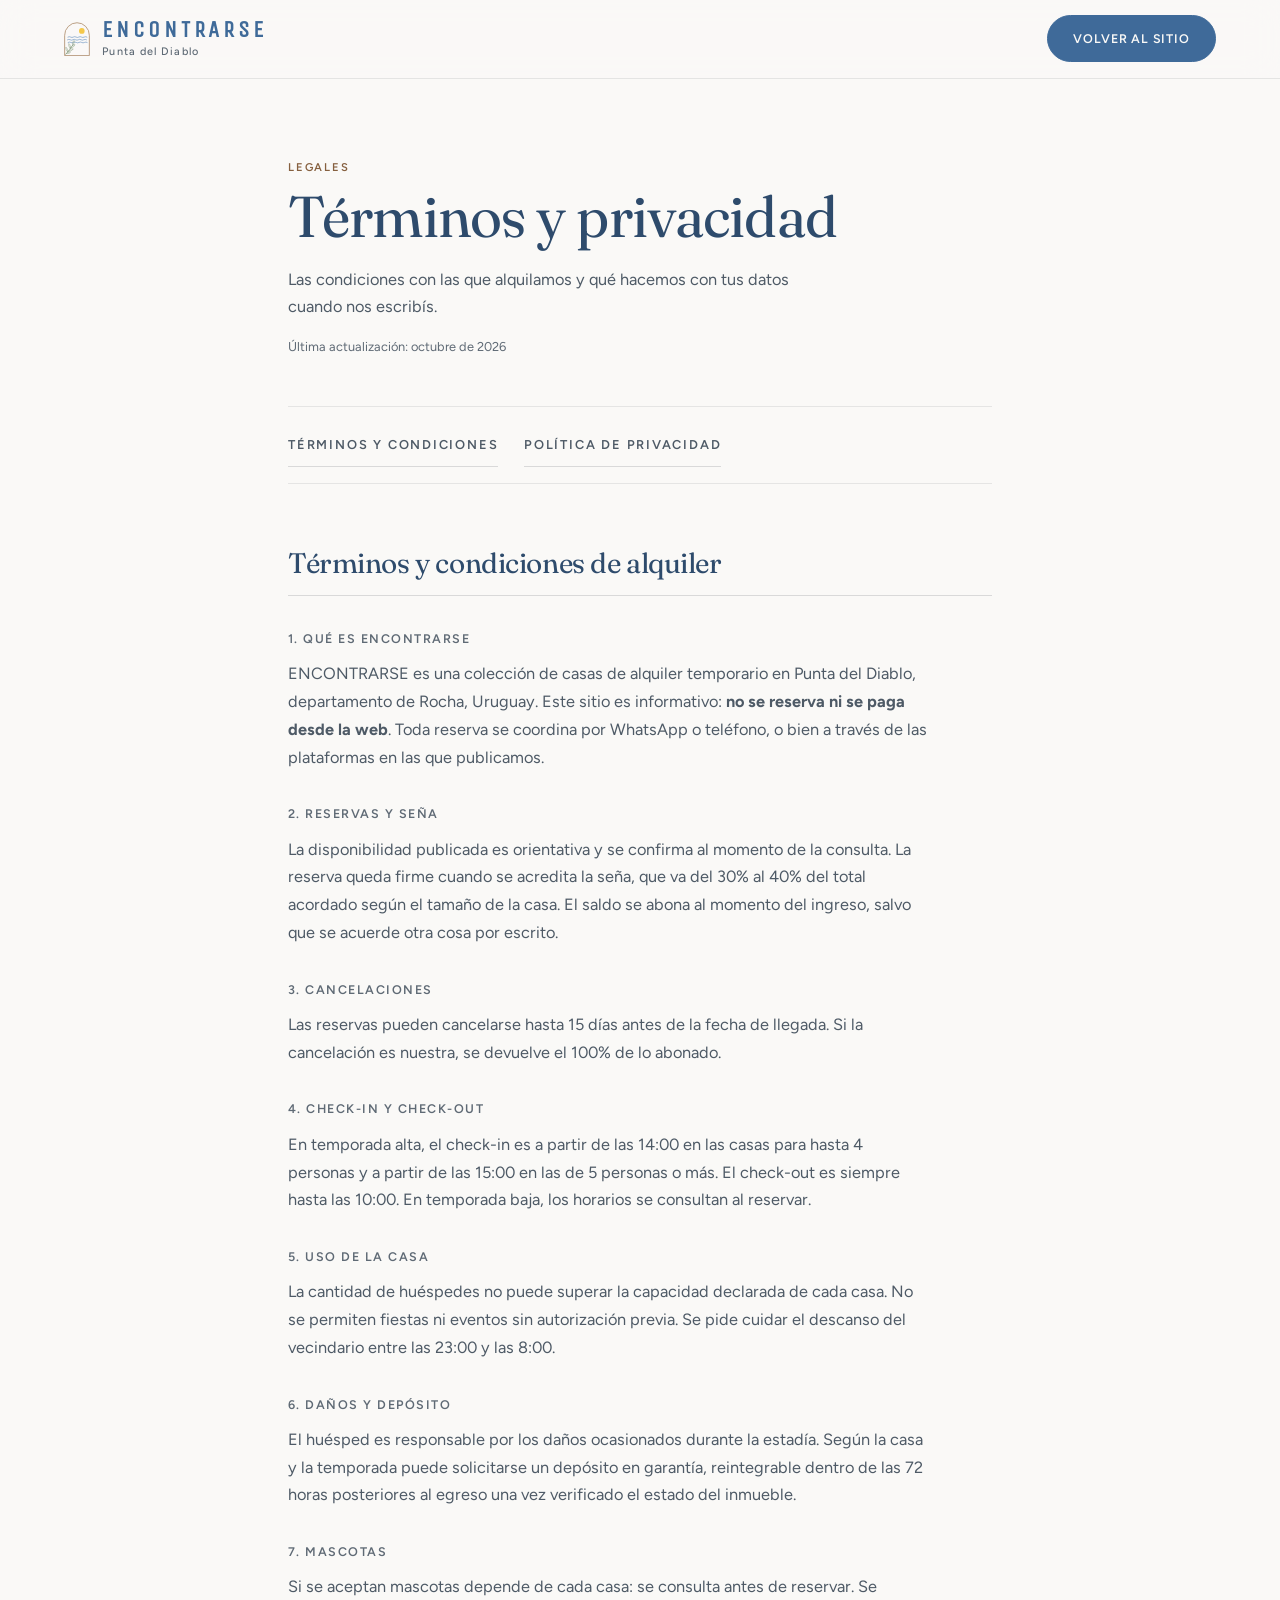
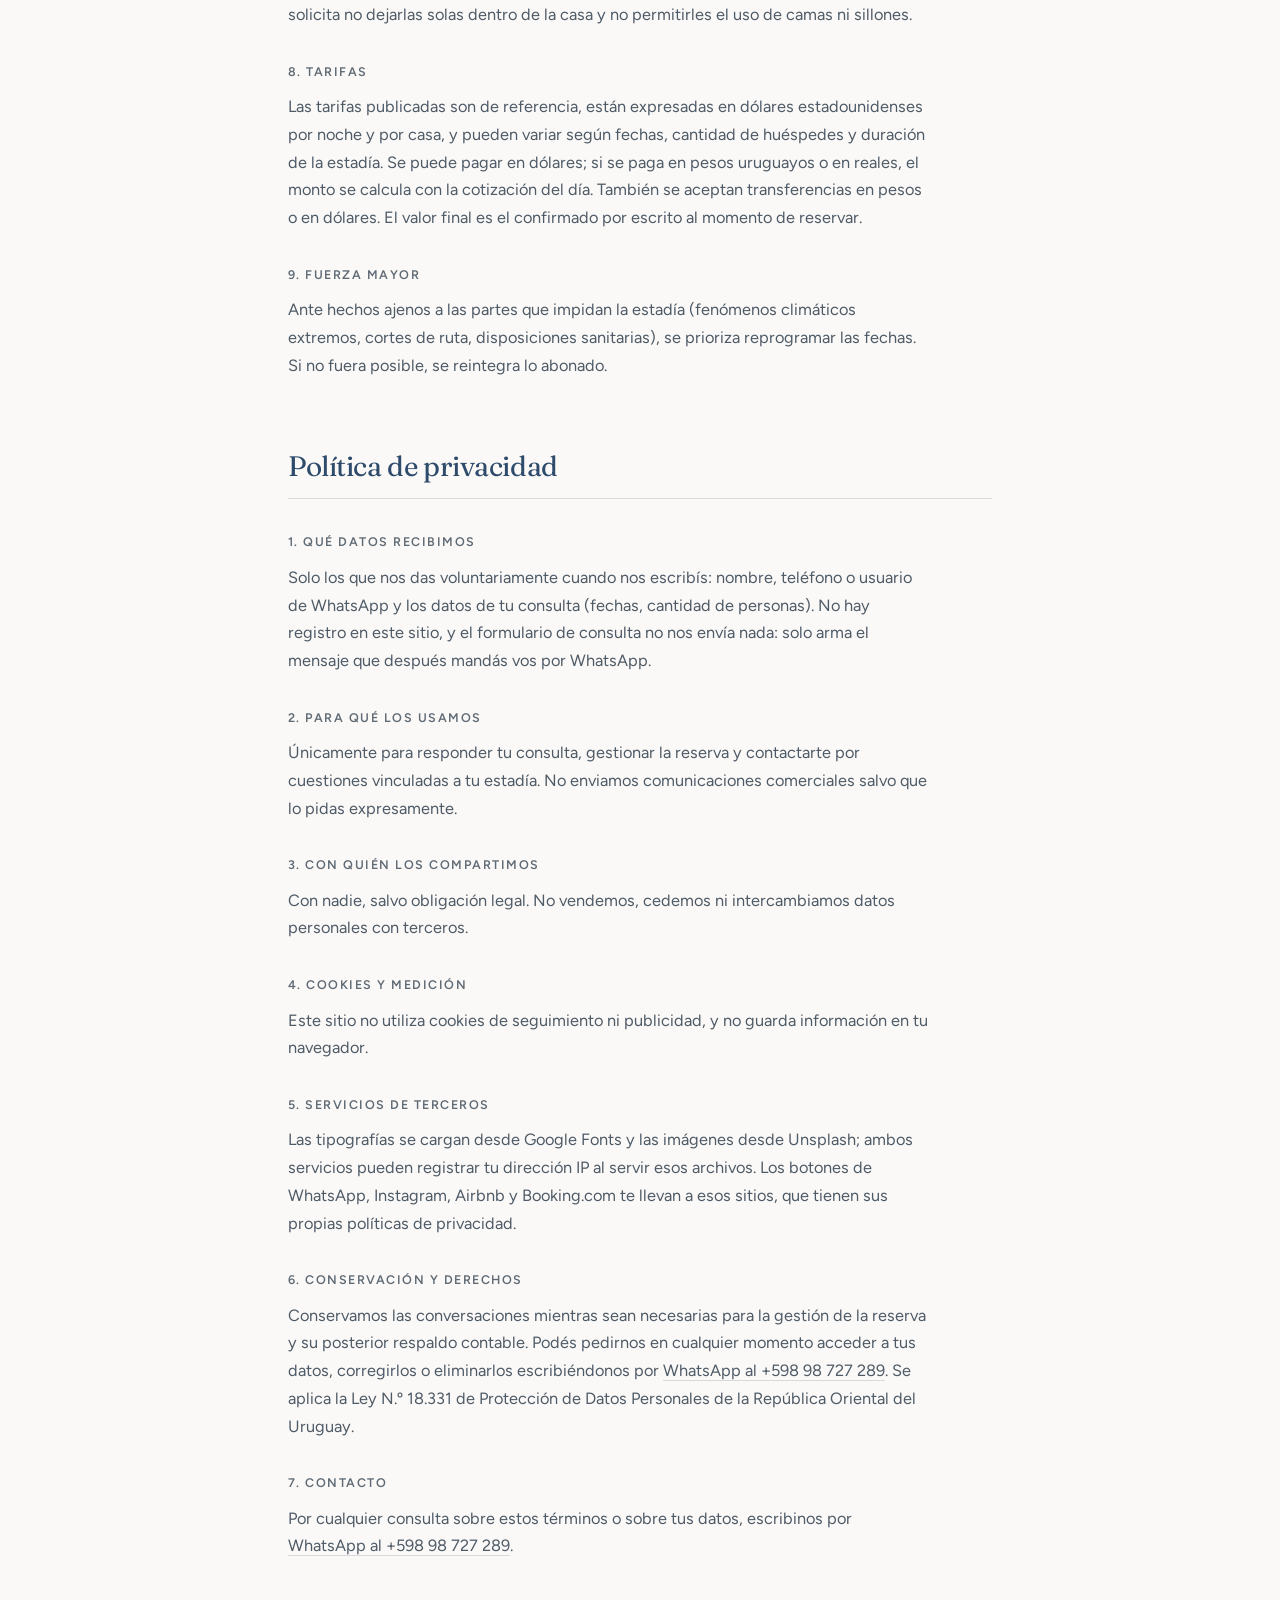
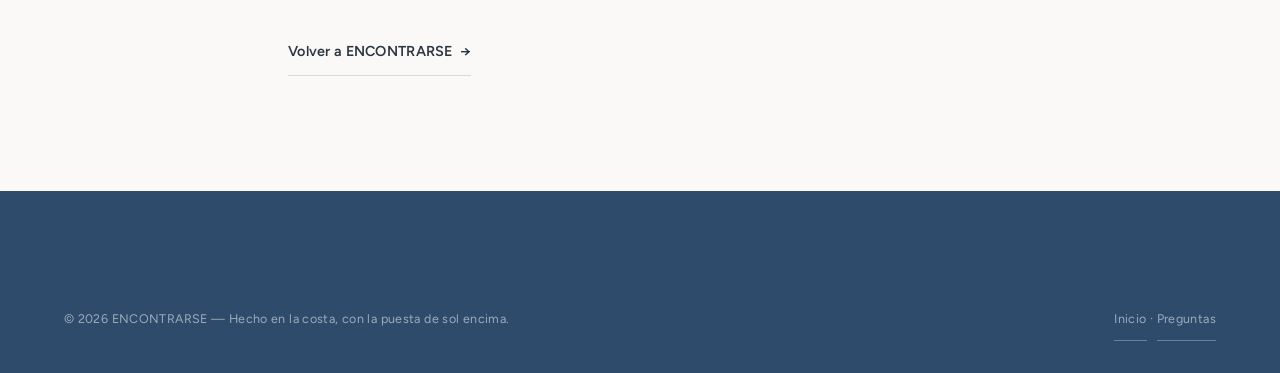
<file: legales.html>
<!doctype html>
<html lang="es" class="no-js">
<head>
  <meta charset="utf-8">
  <script>document.documentElement.classList.remove("no-js");document.documentElement.classList.add("js");</script>
  <meta name="viewport" content="width=device-width, initial-scale=1">
  <title>Términos y privacidad — ENCONTRARSE</title>
  <meta name="description" content="Condiciones de alquiler y política de privacidad de ENCONTRARSE, casas en Punta del Diablo, Rocha, Uruguay.">
  <meta name="robots" content="noindex, follow">
  <meta name="theme-color" content="#FAF9F7">
  <link rel="canonical" href="https://encontrarsepdd.com/legales.html">
  <link rel="icon" href="assets/brand/isotipo.svg" type="image/svg+xml">
  <link rel="apple-touch-icon" href="assets/brand/apple-touch-icon.png">
  <link rel="preconnect" href="https://fonts.googleapis.com">
  <link rel="preconnect" href="https://fonts.gstatic.com" crossorigin>
  <link href="https://fonts.googleapis.com/css2?family=Figtree:wght@300;400;500;600&family=Fraunces:ital,opsz,wght@0,9..144,300;0,9..144,400;1,9..144,300;1,9..144,400&family=Sacramento&family=Unica+One&display=swap" rel="stylesheet">
  <link rel="stylesheet" href="styles.css?v=56">
</head>
<body class="legal-page">

<!--
  ============================================================================
  PENDIENTE: este texto es una base genérica, no asesoramiento legal.
  Antes de publicar, completar los datos de la empresa (razón social, RUT,
  domicilio) y hacerlo revisar. Reemplazar también:
    encontrarse.uy (dominio propio, cuando se compre)
  ============================================================================
-->

  <header class="header scrolled" id="top">
    <a class="brand" href="index.html" aria-label="Encontrarse, Punta del Diablo &mdash; inicio">
      <span class="brand-iso" aria-hidden="true">
        <img class="brand-iso-light" src="assets/brand/isotipo-blanco.svg" alt="" width="26" height="33">
        <img class="brand-iso-color" src="assets/brand/isotipo.svg" alt="" width="26" height="33">
      </span>
      <span class="brand-text">
        <span class="brand-name">Encontrarse</span>
        <span class="brand-place">Punta del Diablo</span>
      </span>
    </a>
    <a class="btn btn--ghost header-cta" href="index.html#reservas">Volver al sitio</a>
  </header>

  <main class="legal section">

    <header class="legal-head">
      <p class="eyebrow eyebrow--ink">Legales</p>
      <h1 class="h2">Términos y privacidad</h1>
      <p class="section-sub">Las condiciones con las que alquilamos y qué hacemos con tus datos cuando nos escribís.</p>
      <p class="legal-updated">Última actualización: octubre de 2026</p>
    </header>

    <nav class="legal-toc" aria-label="Secciones">
      <a href="#terminos">Términos y condiciones</a>
      <a href="#privacidad">Política de privacidad</a>
    </nav>

    <section class="legal-block" id="terminos">
      <h2 class="h3">Términos y condiciones de alquiler</h2>

      <h3 class="legal-h">1. Qué es ENCONTRARSE</h3>
      <p>ENCONTRARSE es una colección de casas de alquiler temporario en Punta del Diablo, departamento de Rocha, Uruguay. Este sitio es informativo: <strong>no se reserva ni se paga desde la web</strong>. Toda reserva se coordina por WhatsApp o teléfono, o bien a través de las plataformas en las que publicamos.</p>

      <h3 class="legal-h">2. Reservas y seña</h3>
      <p>La disponibilidad publicada es orientativa y se confirma al momento de la consulta. La reserva queda firme cuando se acredita la seña, que va del 30% al 40% del total acordado según el tamaño de la casa. El saldo se abona al momento del ingreso, salvo que se acuerde otra cosa por escrito.</p>

      <h3 class="legal-h">3. Cancelaciones</h3>
      <p>Las reservas pueden cancelarse hasta 15 días antes de la fecha de llegada. Si la cancelación es nuestra, se devuelve el 100% de lo abonado.</p>

      <h3 class="legal-h">4. Check-in y check-out</h3>
      <p>En temporada alta, el check-in es a partir de las 14:00 en las casas para hasta 4 personas y a partir de las 15:00 en las de 5 personas o más. El check-out es siempre hasta las 10:00. En temporada baja, los horarios se consultan al reservar.</p>

      <h3 class="legal-h">5. Uso de la casa</h3>
      <p>La cantidad de huéspedes no puede superar la capacidad declarada de cada casa. No se permiten fiestas ni eventos sin autorización previa. Se pide cuidar el descanso del vecindario entre las 23:00 y las 8:00.</p>

      <h3 class="legal-h">6. Daños y depósito</h3>
      <p>El huésped es responsable por los daños ocasionados durante la estadía. Según la casa y la temporada puede solicitarse un depósito en garantía, reintegrable dentro de las 72 horas posteriores al egreso una vez verificado el estado del inmueble.</p>

      <h3 class="legal-h">7. Mascotas</h3>
      <p>Si se aceptan mascotas depende de cada casa: se consulta antes de reservar. Se solicita no dejarlas solas dentro de la casa y no permitirles el uso de camas ni sillones.</p>

      <h3 class="legal-h">8. Tarifas</h3>
      <p>Las tarifas publicadas son de referencia, están expresadas en dólares estadounidenses por noche y por casa, y pueden variar según fechas, cantidad de huéspedes y duración de la estadía. Se puede pagar en dólares; si se paga en pesos uruguayos o en reales, el monto se calcula con la cotización del día. También se aceptan transferencias en pesos o en dólares. El valor final es el confirmado por escrito al momento de reservar.</p>

      <h3 class="legal-h">9. Fuerza mayor</h3>
      <p>Ante hechos ajenos a las partes que impidan la estadía (fenómenos climáticos extremos, cortes de ruta, disposiciones sanitarias), se prioriza reprogramar las fechas. Si no fuera posible, se reintegra lo abonado.</p>
    </section>

    <section class="legal-block" id="privacidad">
      <h2 class="h3">Política de privacidad</h2>

      <h3 class="legal-h">1. Qué datos recibimos</h3>
      <p>Solo los que nos das voluntariamente cuando nos escribís: nombre, teléfono o usuario de WhatsApp y los datos de tu consulta (fechas, cantidad de personas). No hay registro en este sitio, y el formulario de consulta no nos envía nada: solo arma el mensaje que después mandás vos por WhatsApp.</p>

      <h3 class="legal-h">2. Para qué los usamos</h3>
      <p>Únicamente para responder tu consulta, gestionar la reserva y contactarte por cuestiones vinculadas a tu estadía. No enviamos comunicaciones comerciales salvo que lo pidas expresamente.</p>

      <h3 class="legal-h">3. Con quién los compartimos</h3>
      <p>Con nadie, salvo obligación legal. No vendemos, cedemos ni intercambiamos datos personales con terceros.</p>

      <h3 class="legal-h">4. Cookies y medición</h3>
      <p>Este sitio no utiliza cookies de seguimiento ni publicidad, y no guarda información en tu navegador.</p>

      <h3 class="legal-h">5. Servicios de terceros</h3>
      <p>Las tipografías se cargan desde Google Fonts y las imágenes desde Unsplash; ambos servicios pueden registrar tu dirección IP al servir esos archivos. Los botones de WhatsApp, Instagram, Airbnb y Booking.com te llevan a esos sitios, que tienen sus propias políticas de privacidad.</p>

      <h3 class="legal-h">6. Conservación y derechos</h3>
      <p>Conservamos las conversaciones mientras sean necesarias para la gestión de la reserva y su posterior respaldo contable. Podés pedirnos en cualquier momento acceder a tus datos, corregirlos o eliminarlos escribiéndonos por <a href="https://wa.me/59898727289" target="_blank" rel="noopener">WhatsApp al +598 98 727 289</a>. Se aplica la Ley N.º 18.331 de Protección de Datos Personales de la República Oriental del Uruguay.</p>

      <h3 class="legal-h">7. Contacto</h3>
      <p>Por cualquier consulta sobre estos términos o sobre tus datos, escribinos por <a href="https://wa.me/59898727289" target="_blank" rel="noopener">WhatsApp al +598 98 727 289</a>.</p>
    </section>

    <p class="legal-back"><a class="text-link" href="index.html">Volver a ENCONTRARSE <span aria-hidden="true">→</span></a></p>

  </main>

  <footer class="footer footer--slim">
    <div class="footer-bottom">
      <span>© 2026 ENCONTRARSE — Hecho en la costa, con la puesta de sol encima.</span>
      <span class="footer-links"><a href="index.html">Inicio</a> · <a href="index.html#faq">Preguntas</a></span>
    </div>
  </footer>

</body>
</html>
</file>
<file: styles.css>
/* ==========================================================================
   Identidad ENCONTRARSE (guia visual, Punta del Diablo)
   Paleta oficial: azul #5886B9 (prioridad), terracota #A6805E, salvia #99A892,
   arena #E2DACE, sol #F4C84A, fondo #FAF9F7.
   Los tonos oficiales se usan en grafismos y titulos grandes; para texto chico
   y botones se usan variantes mas profundas que cumplen contraste AA.
   ========================================================================== */
:root {
  --brand-blue: #5886B9;
  --brand-terra: #A6805E;
  --brand-sage: #99A892;
  --brand-sand: #E2DACE;
  --brand-sun: #F4C84A;
  --blue-soft: #A9C2DD;

  --paper: #FAF9F7;
  --paper-2: #FFFFFF;
  --sand: #F1ECE4;
  --sand-deep: #E2DACE;
  --ink: #2B3642;
  --ink-2: #4E5A66;
  --ink-3: #5F6A75;
  --sea: #3F6A99;
  --sea-deep: #2E4B6C;
  --gold: #A6805E;
  --gold-ink: #86603F;
  --sage-ink: #5E6E57;
  --wa: #0F7A3A;
  --wa-dark: #0A5C2B;
  --wa-ink: #0F6B34;
  --line: rgba(43, 54, 66, 0.16);
  --line-soft: rgba(43, 54, 66, 0.1);
  --paper-line: rgba(250, 249, 247, 0.24);
  --ease: cubic-bezier(0.22, 1, 0.36, 1);
  --header-h: 4.9rem;
  --max: 1420px;
  --pad: clamp(1.25rem, 5vw, 4.5rem);
  --section-gap: clamp(5.5rem, 11vw, 11rem);
  --fs-hero: clamp(2.85rem, 7.4vw, 6.6rem);
  --fs-h2: clamp(2.05rem, 4.5vw, 4rem);
  --fs-h3: clamp(1.35rem, 2.2vw, 1.85rem);
  --fs-lead: clamp(1.08rem, 1.4vw, 1.32rem);
  /* Unica One (guia) queda solo para el logotipo: en titulos largos y en
     mayusculas se volvia dificil de leer. Los titulos usan Fraunces, calida y
     legible. Sacramento (en lugar de Rolling Pen, comercial) solo en el
     eslogan. Figtree reemplaza a Codec Pro (comercial) en los textos. */
  --font-title: "Fraunces", "Georgia", serif;
  --font-logo: "Unica One", "Figtree", "Helvetica Neue", Arial, sans-serif;
  --font-script: "Sacramento", "Brush Script MT", cursive;
  --font-display: "Figtree", "Helvetica Neue", Arial, sans-serif;
  --font-body: "Figtree", "Helvetica Neue", Arial, sans-serif;
}

*,
*::before,
*::after {
  margin: 0;
  padding: 0;
  box-sizing: border-box;
}

html {
  scroll-behavior: smooth;
  -webkit-text-size-adjust: 100%;
}

[id] {
  scroll-margin-top: calc(var(--header-h) + 0.5rem);
}

/* el panel arranca debajo del header fijo y de la barra de casas */
.house-panel[id] {
  scroll-margin-top: calc(var(--header-h) + 3rem);
}

body {
  font-family: var(--font-body);
  font-weight: 400;
  font-size: 1.02rem;
  line-height: 1.7;
  color: var(--ink);
  background: var(--paper);
  overflow-x: hidden;
  -webkit-font-smoothing: antialiased;
  text-rendering: optimizeLegibility;
}

body.menu-open {
  overflow: hidden;
}

::selection {
  background: var(--sea);
  color: var(--paper);
}

img {
  display: block;
  max-width: 100%;
  height: auto;
}

a {
  color: inherit;
  text-decoration: none;
}

ul,
ol {
  list-style: none;
}

input,
button {
  font: inherit;
  color: inherit;
}

button {
  background: none;
  border: 0;
  cursor: pointer;
}

::-webkit-scrollbar {
  width: 11px;
}

::-webkit-scrollbar-track {
  background: var(--paper);
}

::-webkit-scrollbar-thumb {
  background: var(--sand-deep);
  border: 3px solid var(--paper);
  border-radius: 99px;
}

::-webkit-scrollbar-thumb:hover {
  background: var(--ink-3);
}

.section {
  padding: var(--section-gap) var(--pad);
  max-width: var(--max);
  margin: 0 auto;
}

.eyebrow {
  font-family: var(--font-body);
  font-weight: 600;
  font-size: 0.7rem;
  letter-spacing: 0.4em;
  text-transform: uppercase;
  color: var(--paper);
}

.eyebrow--ink {
  color: var(--gold-ink);
}

.h2 {
  font-family: var(--font-display);
  font-weight: 400;
  font-size: var(--fs-h2);
  line-height: 1.06;
  letter-spacing: -0.015em;
  margin-top: 1.2rem;
}

.h2 em {
  font-style: italic;
  font-weight: 300;
}

.h3 {
  font-family: var(--font-display);
  font-weight: 400;
  font-size: var(--fs-h3);
  line-height: 1.1;
  letter-spacing: -0.01em;
}

.section-head {
  margin-bottom: clamp(2.5rem, 6vw, 4.5rem);
}

.section-head p,
.section-sub {
  color: var(--ink-2);
}

.section-head .text-link {
  margin-top: 1.8rem;
  display: inline-block;
}

.section-sub {
  margin-top: 1.4rem;
  max-width: 34rem;
  line-height: 1.65;
}

.centered {
  text-align: center;
}

.centered .section-sub {
  margin-inline: auto;
}

.text-link {
  font-weight: 600;
  font-size: 0.9rem;
  letter-spacing: 0.02em;
  color: var(--ink);
  border-bottom: 1px solid var(--line);
  padding-bottom: 0.35rem;
  transition: color 0.4s var(--ease), border-color 0.4s var(--ease);
}

.text-link span {
  display: inline-block;
  transition: transform 0.45s var(--ease);
}

.text-link:hover {
  color: var(--gold-ink);
  border-color: var(--gold-ink);
}

.text-link:hover span {
  transform: translateX(6px);
}

.frame {
  position: relative;
  overflow: hidden;
  background: var(--sand);
}

.frame--media img {
  width: 100%;
  height: 100%;
  object-fit: cover;
  transform: scale(1.001);
  transition: transform 1.4s var(--ease);
}

.frame--media::after {
  content: "";
  position: absolute;
  inset: 0;
  background: linear-gradient(180deg, transparent 72%, rgba(43, 54, 66, 0.34));
  opacity: 0.85;
  pointer-events: none;
}

a:hover .frame--media img {
  transform: scale(1.05);
}

figure figcaption {
  font-size: 0.78rem;
  letter-spacing: 0.06em;
  color: var(--ink-3);
  margin-top: 0.9rem;
}

.pullquote {
  font-family: var(--font-display);
  font-style: italic;
  font-weight: 300;
  font-size: clamp(1.4rem, 2.4vw, 1.9rem);
  line-height: 1.35;
  color: var(--sea);
}

.btn {
  display: inline-flex;
  align-items: center;
  justify-content: center;
  gap: 0.7rem;
  font-weight: 600;
  font-size: 0.88rem;
  letter-spacing: 0.06em;
  text-transform: uppercase;
  padding: 1.05rem 2rem;
  border-radius: 99px;
  transition: transform 0.5s var(--ease), background 0.5s var(--ease),
    color 0.5s var(--ease), border-color 0.5s var(--ease);
}

.btn span {
  display: inline-block;
  transition: transform 0.45s var(--ease);
}

.btn:hover span {
  transform: translateX(5px);
}

.btn--ghost {
  color: var(--paper);
  border: 1px solid var(--paper-line);
}

.btn--ghost:hover {
  background: var(--paper);
  color: var(--ink);
  border-color: var(--paper);
}

.btn--ghost-light {
  color: var(--paper);
  border: 1px solid rgba(250, 249, 247, 0.55);
}

.btn--ghost-light:hover {
  background: var(--paper);
  color: var(--ink);
  border-color: var(--paper);
}

.btn--solid {
  background: var(--sea);
  color: var(--paper);
}

.btn--solid:hover {
  background: var(--sea-deep);
  color: var(--paper);
}

.btn--light {
  background: var(--paper);
  color: var(--ink);
}

.btn--light:hover {
  background: var(--paper-2);
}

html.no-js [data-reveal],
html.no-js .hero-eyebrow,
html.no-js .hero-sub,
html.no-js .hero-link,
html.no-js .hero-meta,
html.no-js .scroll-cue {
  opacity: 1 !important;
  transform: none !important;
}

html.no-js .hero-title .lw > span {
  transform: none !important;
}

[data-reveal] {
  opacity: 0;
  transform: translateY(30px);
  transition: opacity 1s var(--ease), transform 1s var(--ease);
  transition-delay: calc(var(--d, 0) * 0.12s);
}

[data-reveal].in {
  opacity: 1;
  transform: none;
}

.scroll-progress {
  position: fixed;
  inset: 0 0 auto 0;
  z-index: 65;
  height: 2px;
  background: var(--gold);
  transform: scaleX(0);
  transform-origin: left;
  pointer-events: none;
}

.header {
  position: fixed;
  inset: 0 0 auto 0;
  z-index: 60;
  display: flex;
  align-items: center;
  justify-content: space-between;
  gap: 2rem;
  padding: clamp(1rem, 2.2vw, 1.5rem) var(--pad);
  background: linear-gradient(180deg, rgba(30, 48, 70, 0.5), transparent);
  transition: background 0.5s var(--ease), box-shadow 0.5s var(--ease),
    padding 0.5s var(--ease);
}

.header.scrolled {
  background: rgba(250, 249, 247, 0.86);
  -webkit-backdrop-filter: blur(16px);
  backdrop-filter: blur(16px);
  padding-top: 0.95rem;
  padding-bottom: 0.95rem;
  box-shadow: 0 1px 0 var(--line-soft);
}

.brand {
  font-family: var(--font-display);
  font-weight: 600;
  font-size: clamp(1.02rem, 3vw, 1.35rem);
  letter-spacing: clamp(0.14em, 0.7vw, 0.32em);
  color: #EEF2F6;
  display: inline-flex;
  align-items: center;
  gap: 0.7rem;
  transition: color 0.4s var(--ease);
}

.header.scrolled .brand {
  color: var(--sea);
}

body.menu-open .brand {
  color: var(--sea);
}

.brand-mark {
  width: 0.55rem;
  height: 0.55rem;
  border: 1.5px solid #E8D9B5;
  border-radius: 50%;
  background: #E8D9B5;
  transition: transform 0.6s var(--ease), background 0.4s var(--ease),
    border-color 0.4s var(--ease), box-shadow 0.4s var(--ease);
  box-shadow: 0 0 0 2.5px rgba(232, 217, 181, 0.28);
}

.brand:hover .brand-mark {
  transform: rotate(180deg);
  background: var(--gold);
  border-color: var(--gold);
  box-shadow: 0 0 0 2.5px rgba(166, 128, 94, 0.32);
}

.nav {
  display: flex;
  gap: clamp(1.4rem, 3vw, 2.6rem);
}

.nav a {
  font-weight: 500;
  font-size: 0.8rem;
  letter-spacing: 0.14em;
  text-transform: uppercase;
  color: var(--paper);
  padding: 0.4rem 0;
  position: relative;
  white-space: nowrap;
  transition: color 0.35s var(--ease);
}

/* cinco links + marca + boton: entre 921 y 1100px hay que ajustar */
@media (min-width: 921px) and (max-width: 1100px) {
  .header {
    gap: 1.2rem;
  }

  .nav {
    gap: 1.2rem;
  }

  .nav a {
    font-size: 0.74rem;
    letter-spacing: 0.1em;
  }

  .brand {
    letter-spacing: 0.18em;
  }
}

.header.scrolled .nav a {
  color: var(--ink-2);
}

.nav a::after {
  content: "";
  position: absolute;
  left: 0;
  bottom: 0;
  width: 100%;
  height: 1px;
  background: currentColor;
  transform: scaleX(0);
  transform-origin: right;
  transition: transform 0.45s var(--ease);
}

.nav a:hover::after,
.nav a[aria-current]::after {
  transform: scaleX(1);
  transform-origin: left;
}

.header.scrolled .nav a[aria-current] {
  color: var(--ink);
}

.header-cta {
  padding: 0.75rem 1.6rem;
  font-size: 0.78rem;
  border-radius: 99px;
}

.header.scrolled .header-cta {
  color: var(--paper);
  background: var(--sea);
  border-color: var(--sea);
}

.header.scrolled .header-cta:hover {
  background: var(--sea-deep);
  border-color: var(--sea-deep);
}

.burger {
  display: none;
  position: relative;
  width: 2.2rem;
  height: 2.2rem;
  z-index: 80;
}

.burger span {
  position: absolute;
  left: 0.2rem;
  right: 0.2rem;
  height: 1.5px;
  background: var(--paper);
  transition: transform 0.45s var(--ease), background 0.35s var(--ease),
    top 0.45s var(--ease);
}

.header.scrolled .burger span {
  background: var(--ink);
}

.burger span:first-child {
  top: 0.75rem;
}

.burger span:last-child {
  top: 1.35rem;
}

body.menu-open .burger span {
  background: var(--ink);
}

body.menu-open .burger span:first-child {
  top: 1.05rem;
  transform: rotate(45deg);
}

body.menu-open .burger span:last-child {
  top: 1.05rem;
  transform: rotate(-45deg);
}

.overlay-menu {
  position: fixed;
  inset: 0;
  z-index: 70;
  background: var(--paper);
  padding: calc(clamp(1rem, 2.2vw, 1.5rem) + 3rem) var(--pad) 2.5rem;
  display: flex;
  flex-direction: column;
  justify-content: space-between;
  overflow-y: auto;
  opacity: 0;
  visibility: hidden;
  pointer-events: none;
  transition: opacity 0.55s var(--ease), visibility 0s linear 0.55s;
}

body.menu-open .overlay-menu {
  opacity: 1;
  visibility: visible;
  pointer-events: auto;
  transition: opacity 0.55s var(--ease);
}

.overlay-nav {
  display: flex;
  flex-direction: column;
  gap: 0.5rem;
}

.overlay-nav a {
  display: flex;
  align-items: baseline;
  gap: 1.2rem;
  font-family: var(--font-display);
  font-weight: 400;
  font-size: clamp(2.2rem, 9vw, 4rem);
  line-height: 1.15;
  color: var(--ink);
  padding: 0.6rem 0;
  border-bottom: 1px solid var(--line-soft);
}

.overlay-nav a span {
  font-family: var(--font-body);
  font-weight: 600;
  font-size: 0.72rem;
  letter-spacing: 0.3em;
  color: var(--gold-ink);
}

.overlay-nav a:hover,
.overlay-nav a[aria-current] {
  color: var(--gold-ink);
}

.overlay-nav .overlay-cta {
  color: var(--sea);
}

.overlay-foot {
  display: flex;
  justify-content: space-between;
  font-size: 0.8rem;
  letter-spacing: 0.12em;
  text-transform: uppercase;
  color: var(--ink-3);
  padding-top: 1.5rem;
  flex-direction: column;
  align-items: flex-start;
  gap: 0.15rem;
}

.hero {
  position: relative;
  min-height: 100svh;
  display: flex;
  align-items: flex-end;
  overflow: hidden;
}

.hero-media {
  position: absolute;
  inset: 0;
}

.hero-media img {
  width: 100%;
  height: 100%;
  object-fit: cover;
  transform: scale(1.12);
  animation: hero-zoom 18s var(--ease) forwards;
}

@keyframes hero-zoom {
  to {
    transform: scale(1.02);
  }
}

.hero-scrim {
  position: absolute;
  inset: 0;
  background:
    linear-gradient(180deg, rgba(30, 48, 70, 0.34) 0%, rgba(30, 48, 70, 0.1) 34%, rgba(30, 48, 70, 0.16) 60%, rgba(30, 48, 70, 0.68) 100%);
}

.hero-content {
  position: relative;
  z-index: 2;
  width: 100%;
  max-width: var(--max);
  margin: 0 auto;
  padding: 0 var(--pad) clamp(4rem, 9vh, 6.5rem);
}

.hero-eyebrow {
  opacity: 0;
  transform: translateY(16px);
  transition: opacity 0.9s var(--ease) 0.25s, transform 0.9s var(--ease) 0.25s;
}

body.loaded .hero-eyebrow {
  opacity: 1;
  transform: none;
}

.hero-title {
  font-family: var(--font-display);
  font-weight: 400;
  font-size: var(--fs-hero);
  line-height: 1.02;
  letter-spacing: -0.02em;
  color: var(--paper);
  margin-top: 1.6rem;
}

.hero-title em {
  font-style: italic;
  font-weight: 300;
  color: #FFFFFF;
}

.hero-title .lw {
  display: block;
  overflow: hidden;
  padding-bottom: 0.06em;
  margin-bottom: -0.06em;
}

.hero-title .lw > span {
  display: block;
  transform: translateY(112%);
  transition: transform 1.25s var(--ease);
}

.hero-title .lw:nth-child(1) > span {
  transition-delay: 0.35s;
}

.hero-title .lw:nth-child(2) > span {
  transition-delay: 0.5s;
}

body.loaded .hero-title .lw > span {
  transform: translateY(0);
}

.hero-sub {
  max-width: 32rem;
  color: rgba(250, 249, 247, 0.88);
  font-size: clamp(1rem, 1.3vw, 1.12rem);
  line-height: 1.6;
  margin-top: 1.6rem;
  opacity: 0;
  transform: translateY(18px);
  transition: opacity 0.9s var(--ease) 0.72s, transform 0.9s var(--ease) 0.72s;
}

body.loaded .hero-sub {
  opacity: 1;
  transform: none;
}

.hero-link {
  display: inline-flex;
  align-items: center;
  gap: 0.9rem;
  margin-top: 2rem;
  font-weight: 600;
  font-size: 0.82rem;
  letter-spacing: 0.2em;
  text-transform: uppercase;
  color: var(--paper);
  padding-bottom: 0.5rem;
  border-bottom: 1px solid rgba(250, 249, 247, 0.45);
  opacity: 0;
  transform: translateY(18px);
  transition: opacity 0.9s var(--ease) 0.85s, transform 0.9s var(--ease) 0.85s,
    border-color 0.4s var(--ease), color 0.4s var(--ease);
}

body.loaded .hero-link {
  opacity: 1;
  transform: none;
}

.hero-link:hover {
  color: #FFFFFF;
  border-color: #FFFFFF;
}

.hero-link-arrow {
  width: 2.6rem;
  height: 1px;
  background: currentColor;
  position: relative;
  display: inline-block;
}

.hero-link-arrow::after {
  content: "";
  position: absolute;
  right: 0;
  top: -0.22rem;
  width: 0.5rem;
  height: 0.5rem;
  border-top: 1px solid currentColor;
  border-right: 1px solid currentColor;
  transform: rotate(45deg);
}

.hero-meta {
  position: absolute;
  right: var(--pad);
  bottom: clamp(4rem, 9vh, 6.5rem);
  z-index: 2;
  display: flex;
  align-items: center;
  gap: 0.8rem;
  writing-mode: vertical-rl;
  font-size: 0.68rem;
  letter-spacing: 0.35em;
  text-transform: uppercase;
  color: rgba(250, 249, 247, 0.75);
  opacity: 0;
  transition: opacity 1s var(--ease) 1.2s;
}

body.loaded .hero-meta {
  opacity: 1;
}

.hero-meta-dot {
  width: 4px;
  height: 4px;
  background: var(--gold);
  border-radius: 50%;
}

/* centrado: a la izquierda chocaba con "Descubrir las casas" en pantallas bajas */
.scroll-cue {
  position: absolute;
  left: 50%;
  transform: translateX(-50%);
  bottom: clamp(4rem, 9vh, 6.5rem);
  z-index: 2;
  display: flex;
  flex-direction: column;
  align-items: center;
  gap: 1rem;
  font-size: 0.66rem;
  letter-spacing: 0.35em;
  text-transform: uppercase;
  color: rgba(250, 249, 247, 0.75);
  opacity: 0;
  transition: opacity 1s var(--ease) 1.2s;
}

body.loaded .scroll-cue {
  opacity: 1;
}

.scroll-cue-line {
  width: 1px;
  height: 3.2rem;
  background: rgba(250, 249, 247, 0.4);
  position: relative;
  overflow: hidden;
}

.scroll-cue-line::after {
  content: "";
  position: absolute;
  top: 0;
  left: 0;
  width: 100%;
  height: 40%;
  background: var(--paper);
  animation: cue 2.2s var(--ease) infinite;
}

@keyframes cue {
  0% {
    transform: translateY(-110%);
  }
  55%,
  100% {
    transform: translateY(260%);
  }
}

.house-panel {
  display: none;
}

.house-panel.active {
  display: block;
}

/* Sin JS no hay conmutador: se muestran las cuatro casas, una tras otra. */
html.no-js .house-panel {
  display: block;
}.pullquote--story {
  margin-top: 1.8rem;
  padding-left: 1.6rem;
  border-left: 1px solid var(--sea);
  color: var(--ink);
}.spec {
  border-top: 1px solid var(--line);
  padding-top: 1.2rem;
}

.spec-label {
  display: block;
  font-size: 0.68rem;
  font-weight: 600;
  letter-spacing: 0.24em;
  text-transform: uppercase;
  color: var(--ink-3);
  margin-bottom: 0.5rem;
}

.spec-value {
  font-family: var(--font-display);
  font-size: 1.15rem;
  line-height: 1.3;
  color: var(--ink);
}.cta {
  position: relative;
  min-height: 100svh;
  display: flex;
  align-items: center;
  overflow: hidden;
}

.cta-media {
  position: absolute;
  inset: 0;
}

.cta-media img {
  width: 100%;
  height: 100%;
  object-fit: cover;
  transform: scale(1.02);
  transition: transform 16s var(--ease);
}

.cta:hover .cta-media img {
  transform: scale(1.1);
}

.cta-scrim {
  position: absolute;
  inset: 0;
  background: radial-gradient(ellipse at 50% 42%, rgba(63, 106, 153, 0.5), rgba(30, 48, 70, 0.86));
}

.cta-inner {
  position: relative;
  z-index: 2;
  width: 100%;
  max-width: var(--max);
  margin: 0 auto;
  padding: var(--section-gap) var(--pad);
  text-align: center;
}

.cta-title {
  font-family: var(--font-display);
  font-weight: 400;
  font-size: clamp(2.6rem, 7vw, 5.6rem);
  line-height: 1.02;
  letter-spacing: -0.02em;
  color: var(--paper);
  margin-top: 1.6rem;
}

.cta-title em {
  font-style: italic;
  font-weight: 300;
  color: #FFFFFF;
}

.cta-sub {
  max-width: 34rem;
  margin: 1.8rem auto 0;
  color: rgba(250, 249, 247, 0.85);
  line-height: 1.65;
}

.cta-actions {
  display: flex;
  flex-wrap: wrap;
  gap: 1rem;
  justify-content: center;
  margin-top: 2.6rem;
}

.footer {
  background: var(--sea-deep);
  color: var(--paper);
  padding: var(--section-gap) var(--pad) 2rem;
  overflow: hidden;
}

.footer-top {
  max-width: var(--max);
  margin: 0 auto;
  display: grid;
  grid-template-columns: repeat(12, 1fr);
  gap: clamp(2rem, 4vw, 4rem);
  align-items: start;
}

.footer-tag {
  grid-column: 1 / 5;
  font-family: var(--font-display);
  font-weight: 300;
  font-size: clamp(1.6rem, 3vw, 2.4rem);
  line-height: 1.25;
  color: #FFFFFF;
}

.footer-cols {
  grid-column: 6 / 11;
  display: grid;
  grid-template-columns: repeat(3, 1fr);
  gap: 2rem;
}

.footer-h {
  font-size: 0.68rem;
  font-weight: 600;
  letter-spacing: 0.28em;
  text-transform: uppercase;
  color: rgba(250, 249, 247, 0.55);
  margin-bottom: 1.3rem;
}

.footer-col ul {
  display: flex;
  flex-direction: column;
  gap: 0.7rem;
}

.footer-col a,
.footer-col span {
  font-size: 0.95rem;
  color: rgba(250, 249, 247, 0.82);
  line-height: 1.5;
}

.footer-col a {
  position: relative;
  padding-bottom: 2px;
}

.footer-col a::after {
  content: "";
  position: absolute;
  left: 0;
  bottom: 0;
  width: 100%;
  height: 1px;
  background: currentColor;
  transform: scaleX(0);
  transform-origin: right;
  transition: transform 0.4s var(--ease);
}

.footer-col a:hover::after {
  transform: scaleX(1);
  transform-origin: left;
}

.footer-letter {
  grid-column: 1 / 5;
  border-top: 1px solid var(--paper-line);
  padding-top: 1.8rem;
  margin-top: 1rem;
}

.footer-letter p {
  color: rgba(250, 249, 247, 0.75);
  max-width: 20rem;
  font-size: 0.95rem;
}

.footer-sub {
  display: inline-flex;
  align-items: center;
  gap: 0.7rem;
  margin-top: 1.4rem;
  font-weight: 600;
  font-size: 0.8rem;
  letter-spacing: 0.18em;
  text-transform: uppercase;
  color: var(--paper);
  border-bottom: 1px solid rgba(250, 249, 247, 0.4);
  padding-bottom: 0.4rem;
  transition: color 0.4s var(--ease), border-color 0.4s var(--ease);
}

.footer-sub:hover {
  color: var(--gold);
  border-color: var(--gold);
}

.footer-sub span {
  display: inline-block;
  transition: transform 0.4s var(--ease);
}

.footer-sub:hover span {
  transform: translateX(5px);
}

.footer-wordmark {
  font-family: var(--font-display);
  font-weight: 400;
  font-size: clamp(2.4rem, 13.2vw, 15rem);
  line-height: 0.8;
  letter-spacing: -0.02em;
  text-align: center;
  color: transparent;
  -webkit-text-stroke: 1px rgba(250, 249, 247, 0.16);
  margin: clamp(3rem, 6vw, 5rem) auto 0;
  white-space: nowrap;
  user-select: none;
}

.footer-bottom {
  max-width: var(--max);
  margin: clamp(2rem, 4vw, 3rem) auto 0;
  padding-top: 1.6rem;
  border-top: 1px solid var(--paper-line);
  display: flex;
  flex-wrap: wrap;
  align-items: center;
  justify-content: space-between;
  gap: 1rem;
  font-size: 0.78rem;
  letter-spacing: 0.03em;
  color: rgba(250, 249, 247, 0.55);
}

.footer-links a {
  transition: color 0.3s var(--ease);
}

.footer-links a:hover {
  color: var(--paper);
}

@media (max-width: 1080px) {.casas-layout {
    gap: 3rem;
  }

  .footer-cols {
    grid-column: 1 / 13;
  }
}

@media (max-width: 920px) {
  .nav,
  .header-cta {
    display: none;
  }

  .burger {
    display: block;
  }

  .header {
    background: linear-gradient(180deg, rgba(30, 48, 70, 0.5), transparent);
  }

  .hero-meta {
    display: none;
  }

  .scroll-cue {
    display: none;
  }.casas-layout {
    grid-template-columns: 1fr;
  }

  .footer-tag,
  .footer-cols,
  .footer-letter {
    grid-column: 1;
  }

  .footer-wordmark {
    font-size: clamp(2.4rem, 13.2vw, 8rem);
  }
}

@media (max-width: 640px) {
  .footer-cols {
    grid-template-columns: 1fr 1fr;
  }

  .footer-letter {
    grid-column: 1;
  }

  .cta-actions {
    flex-direction: column;
    align-items: center;
  }.hero {
    min-height: 92svh;
  }
}

@media (prefers-reduced-motion: reduce) {
  html {
    scroll-behavior: auto;
  }

  *,
  *::before,
  *::after {
    animation-duration: 0.001s !important;
    transition-duration: 0.001s !important;
  }

  [data-reveal] {
    opacity: 1;
    transform: none;
  }

  .hero-media img {
    transform: none;
    animation: none;
  }

  .scroll-cue-line::after {
    animation: none;
  }
}
/* ==========================================================================
   ENCONTRARSE — componentes de reserva, ficha de casa, zona, FAQ y legales
   Todo lo de abajo es mobile-first: la base es el celular y los @media
   agrandan a partir de 921px.
   ========================================================================== */

.u-sr {
  position: absolute;
  width: 1px;
  height: 1px;
  padding: 0;
  overflow: hidden;
  clip: rect(0 0 0 0);
  clip-path: inset(50%);
  white-space: nowrap;
  border: 0;
}

/* --------------------------------------------------- areas tactiles 44px */

.footer-col a,
.footer-links a,
.footer-sub,
.channels a,
.legal-toc a {
  display: inline-flex;
  align-items: center;
  min-height: 2.75rem;
}

/* inline-flex descarta el espacio entre el texto y la flecha: va gap */
.text-link,
.footer-sub {
  display: inline-flex;
  align-items: center;
  gap: 0.45rem;
  min-height: 2.75rem;
}

.brand,
.hero-link,
.overlay-foot a,
.mapa-link,
.gallery-dot,
.house-switch-nav a {
  min-height: 2.75rem;
}

.burger {
  min-width: 2.75rem;
  min-height: 2.75rem;
}

/* ------------------------------------------------ chips del listado casas */

/* ------------------------------------------------------ selector de casas */

.houses {
  position: relative;
}

.house-switch {
  position: sticky;
  top: var(--header-h);
  z-index: 40;
  background: var(--paper-2);
  border-top: 1px solid var(--line-soft);
  border-bottom: 1px solid var(--line-soft);
}

.house-switch-inner {
  max-width: var(--max);
  margin: 0 auto;
  padding: 0 var(--pad);
  display: flex;
  align-items: center;
  gap: 1.2rem;
}

.house-switch-label {
  flex: none;
  font-size: 0.68rem;
  letter-spacing: 0.24em;
  text-transform: uppercase;
  color: var(--ink-3);
  display: none;
}

.house-switch-nav {
  display: flex;
  gap: 0.4rem;
  overflow-x: auto;
  scrollbar-width: none;
  -webkit-overflow-scrolling: touch;
  margin: 0 calc(var(--pad) * -1);
  padding: 0 var(--pad);
}

.house-switch-nav::-webkit-scrollbar {
  display: none;
}

.house-switch-nav a {
  flex: none;
  display: inline-flex;
  align-items: center;
  min-height: 2.9rem;
  padding: 0 0.95rem;
  font-size: 0.78rem;
  font-weight: 600;
  letter-spacing: 0.1em;
  text-transform: uppercase;
  color: var(--ink-2);
  border-bottom: 2px solid transparent;
  transition: color 0.3s var(--ease), border-color 0.3s var(--ease);
  white-space: nowrap;
}

.house-switch-nav a.is-on {
  color: var(--ink);
  border-bottom-color: var(--gold-ink);
}

.house-switch-nav a:hover {
  color: var(--ink);
}

/* ---------------------------------------------------------- ficha de casa */

.house {
  background: var(--sand);
  border-top: 1px solid var(--line-soft);
}

.house-head {
  text-align: center;
  max-width: var(--max);
  margin: 0 auto;
  padding: clamp(3.5rem, 8vw, 6rem) var(--pad) 0;
}

.house-title {
  font-family: var(--font-display);
  font-weight: 400;
  font-size: clamp(2.4rem, 8vw, 5rem);
  line-height: 1.02;
  letter-spacing: -0.02em;
  margin-top: 0.8rem;
}

.house-title em {
  display: block;
  font-style: italic;
  font-weight: 300;
  color: var(--ink-2);
}

.house-sub {
  margin: 1.4rem auto 0;
  max-width: 34rem;
  color: var(--ink-2);
  font-size: var(--fs-lead);
  line-height: 1.6;
}

.house-body {
  max-width: var(--max);
  margin: 0 auto;
  padding: clamp(2.5rem, 6vw, 4rem) 0 clamp(4rem, 9vw, 7rem);
}

.house-cols {
  padding: 0 var(--pad);
  display: grid;
  gap: clamp(2.5rem, 5vw, 3.5rem);
}

.house-story .h3 {
  margin-bottom: 1.2rem;
}

.house-story p {
  color: var(--ink-2);
  margin-bottom: 1.1rem;
  max-width: 34rem;
}

.house-story .pullquote {
  margin-top: 2rem;
}

/* ----------------------------------------------------------- galeria */

.gallery {
  margin-bottom: clamp(2.5rem, 5vw, 3.5rem);
}

.gallery-track {
  display: flex;
  gap: 1rem;
  overflow-x: auto;
  scroll-snap-type: x mandatory;
  -webkit-overflow-scrolling: touch;
  scrollbar-width: none;
  padding: 0 var(--pad);
  margin: 0;
}

.gallery-track::-webkit-scrollbar {
  display: none;
}

.gallery-item {
  flex: 0 0 86%;
  scroll-snap-align: center;
}

.gallery-item .frame {
  height: clamp(15rem, 58vw, 26rem);
}

.gallery-item .frame--media img {
  height: 100%;
}

.gallery-cap {
  margin-top: 0.7rem;
  font-size: 0.8rem;
  color: var(--ink-3);
  font-style: italic;
}

.gallery-nav {
  display: flex;
  align-items: center;
  justify-content: center;
  gap: 0.5rem;
  margin-top: 1.3rem;
  padding: 0 var(--pad);
}

.gallery-arrow {
  width: 2.75rem;
  height: 2.75rem;
  border-radius: 99px;
  border: 1px solid var(--line);
  display: inline-flex;
  align-items: center;
  justify-content: center;
  color: var(--ink-2);
  transition: background 0.3s var(--ease), color 0.3s var(--ease), opacity 0.3s var(--ease);
}

.gallery-arrow:hover {
  background: var(--ink);
  color: var(--paper);
}

.gallery-arrow[disabled] {
  opacity: 0.3;
  cursor: default;
}

.gallery-arrow[disabled]:hover {
  background: none;
  color: var(--ink-2);
}

.gallery-dots {
  display: flex;
  align-items: center;
  gap: 0.15rem;
}

.gallery-dot {
  width: 1.4rem;
  height: 2.75rem;
  position: relative;
}

.gallery-dot::after {
  content: "";
  position: absolute;
  inset: 50% 0 auto 0;
  height: 2px;
  margin-top: -1px;
  background: var(--line);
  transition: background 0.3s var(--ease);
}

.gallery-dot.is-on::after {
  background: var(--gold-ink);
}

/* ------------------------------------------------------ columna de datos */

.house-side {
  display: grid;
  gap: 1.5rem;
  align-content: start;
}

.specs {
  display: grid;
  grid-template-columns: 1fr 1fr;
  gap: 1px;
  background: var(--line-soft);
  border: 1px solid var(--line-soft);
}

.specs .spec {
  background: var(--sand);
  padding: 1.1rem 1rem;
  border: 0;
  display: block;
}

.side-box {
  border: 1px solid var(--line-soft);
  padding: clamp(1.2rem, 4vw, 1.7rem);
}

.side-h {
  font-family: var(--font-body);
  font-size: 0.72rem;
  font-weight: 600;
  letter-spacing: 0.22em;
  text-transform: uppercase;
  color: var(--ink-3);
  margin-bottom: 1rem;
}

.amen-beds {
  font-family: var(--font-display);
  font-size: 1.1rem;
  line-height: 1.4;
  margin-bottom: 1.1rem;
  padding-bottom: 1.1rem;
  border-bottom: 1px solid var(--line-soft);
}

.amen-list {
  display: grid;
  grid-template-columns: 1fr 1fr;
  gap: 0.55rem 1rem;
}

.amen-list li {
  position: relative;
  padding-left: 1.35rem;
  font-size: 0.9rem;
  color: var(--ink-2);
  line-height: 1.4;
}

.amen-list li::before {
  content: "";
  position: absolute;
  left: 0;
  top: 0.42em;
  width: 0.62rem;
  height: 0.34rem;
  border-left: 1.5px solid var(--gold-ink);
  border-bottom: 1.5px solid var(--gold-ink);
  transform: rotate(-45deg);
}

/* ------------------------------------------------------------- tarifas */

.price-table {
  width: 100%;
  border-collapse: collapse;
  font-size: 0.9rem;
}

.price-table thead {
  display: none;
}

.price-table tr {
  display: grid;
  grid-template-columns: 1fr auto;
  gap: 0.15rem 0.8rem;
  padding: 0.85rem 0;
  border-bottom: 1px solid var(--line-soft);
}

.price-table tr:last-child {
  border-bottom: 0;
  padding-bottom: 0;
}

.price-table tr:first-child {
  padding-top: 0;
}

.price-table th[scope="row"] {
  text-align: left;
  font-weight: 600;
  color: var(--ink);
}

.price-table td[data-label="Fechas"] {
  grid-column: 1;
  grid-row: 2;
  font-size: 0.8rem;
  color: var(--ink-3);
}

.price-table td[data-label="Por noche"] {
  grid-column: 2;
  grid-row: 1 / span 2;
  align-self: center;
  font-family: var(--font-display);
  font-size: 1.05rem;
  white-space: nowrap;
}

.price-note {
  margin-top: 1rem;
  font-size: 0.78rem;
  line-height: 1.55;
  color: var(--ink-3);
}

/* -------------------------------------------------------- bloque reserva */

.book {
  background: var(--ink);
  color: var(--paper);
  padding: clamp(1.4rem, 4vw, 1.9rem);
}

.book-head {
  display: flex;
  flex-wrap: wrap;
  align-items: baseline;
  justify-content: space-between;
  gap: 0.6rem;
  padding-bottom: 1.2rem;
  margin-bottom: 1.2rem;
  border-bottom: 1px solid rgba(250, 249, 247, 0.18);
}

.book-price {
  display: flex;
  align-items: baseline;
  gap: 0.45rem;
  flex-wrap: wrap;
}

.book-from,
.book-unit {
  font-size: 0.74rem;
  letter-spacing: 0.14em;
  text-transform: uppercase;
  color: rgba(250, 249, 247, 0.62);
}

.book-price strong {
  font-family: var(--font-display);
  font-weight: 400;
  font-size: 1.85rem;
  letter-spacing: -0.01em;
}

.book-actions {
  display: grid;
  gap: 0.7rem;
}

.book-actions .btn {
  justify-content: center;
  width: 100%;
}

.btn--wa {
  background: var(--wa);
  border: 1px solid var(--wa);
  color: #fff;
  gap: 0.6rem;
}

.btn--wa:hover {
  background: var(--wa-dark);
  border-color: var(--wa-dark);
  color: #fff;
}

.btn--wa-lg {
  font-size: 0.84rem;
}

.i-wa {
  flex: none;
}

.book .btn--solid {
  background: transparent;
  border: 1px solid rgba(250, 249, 247, 0.45);
  color: var(--paper);
}

.book .btn--solid:hover {
  background: var(--paper);
  color: var(--ink);
  border-color: var(--paper);
}

.book-note {
  margin-top: 1.3rem;
  font-size: 0.8rem;
  line-height: 1.55;
  color: rgba(250, 249, 247, 0.68);
}

.book .text-link {
  color: var(--paper);
  border-bottom-color: rgba(250, 249, 247, 0.4);
  margin-top: 1rem;
}

.book .text-link:hover {
  color: var(--gold);
  border-bottom-color: var(--gold);
}

.text-link--sm {
  font-size: 0.74rem;
}

.book-quote {
  display: flex;
  align-items: center;
  justify-content: space-between;
  gap: 0.6rem;
  min-height: 2.75rem;
  margin-top: 1rem;
  padding: 0 1rem;
  border: 1px dashed rgba(250, 249, 247, 0.4);
  font-size: 0.84rem;
  font-weight: 600;
  letter-spacing: 0.04em;
  color: var(--paper);
  transition: background 0.3s var(--ease), color 0.3s var(--ease), border-color 0.3s var(--ease);
}

.book-quote span {
  transition: transform 0.4s var(--ease);
}

.book-quote:hover {
  background: rgba(250, 249, 247, 0.08);
  border-color: var(--gold);
  color: var(--gold);
}

.book-quote:hover span {
  transform: translateX(4px);
}

/* ---------------------------------------------------- comparar las casas */

.btn--sm {
  padding: 0.75rem 1.4rem;
  font-size: 0.76rem;
  white-space: nowrap;
}

.disp {
  display: inline-flex;
  align-items: center;
  gap: 0.5rem;
}

.disp::before {
  content: "";
  flex: none;
  width: 0.5rem;
  height: 0.5rem;
  border-radius: 50%;
  border: 1px solid var(--ink-3);
}

.disp--libre::before {
  background: var(--wa);
  border-color: var(--wa);
}

.disp--pocas::before {
  background: var(--gold);
  border-color: var(--gold);
}

.disp--completa {
  color: var(--ink-3);
}

.disp--completa::before {
  background: var(--ink-3);
}

/* --------------------------------------------------- reglas de cada casa */

.rules {
  display: grid;
}

.rules > div {
  display: grid;
  gap: 0.1rem;
  padding: 0.7rem 0;
  border-top: 1px solid var(--line-soft);
}

.rules > div:first-child {
  padding-top: 0;
  border-top: 0;
}

.rules dt {
  font-size: 0.66rem;
  font-weight: 600;
  letter-spacing: 0.18em;
  text-transform: uppercase;
  color: var(--ink-3);
}

.rules dd {
  font-size: 0.92rem;
  color: var(--ink-2);
  line-height: 1.45;
}

@media (min-width: 641px) {
  .rules > div {
    grid-template-columns: 9.5rem 1fr;
    gap: 1rem;
    align-items: baseline;
  }
}

/* -------------------------------------------------- temporada de ballenas */

.season {
  display: grid;
  gap: 1.6rem;
  margin-top: clamp(2.5rem, 6vw, 4rem);
  padding: clamp(1.6rem, 4vw, 2.6rem);
  background: var(--sand);
  border-left: 3px solid var(--sea);
}

.season.is-now {
  border-left-color: var(--gold);
}

.season-now {
  display: inline-block;
  margin-left: 0.6rem;
  padding: 0.2rem 0.6rem;
  border-radius: 99px;
  background: var(--sea);
  color: var(--paper);
  letter-spacing: 0.18em;
  vertical-align: middle;
}

.season-title {
  margin: 0.8rem 0 0.9rem;
  font-family: var(--font-display);
  font-weight: 400;
  font-size: clamp(1.7rem, 3.4vw, 2.5rem);
  line-height: 1.1;
}

.season-title em {
  font-style: italic;
  font-weight: 300;
}

.season-body > p:last-child {
  max-width: 38rem;
  color: var(--ink-2);
}

.season-actions {
  display: flex;
  flex-wrap: wrap;
  align-items: center;
  gap: 0.8rem 1.6rem;
}

@media (min-width: 921px) {
  .season {
    grid-template-columns: 1fr auto;
    align-items: end;
  }

  .season-actions {
    flex-direction: column;
    align-items: flex-end;
  }
}

/* ------------------------------------------------------ como trabajamos */

@media (min-width: 921px) {

}

/* ------------------------------------------------------------- opiniones */

/* ------------------------------------------------- formulario de consulta */

html.no-js .quote,
html.js .cta-actions--nojs {
  display: none;
}

.quote {
  max-width: 46rem;
  margin: 2.4rem auto 0;
  padding: clamp(1.3rem, 4vw, 2.2rem);
  background: var(--paper);
  color: var(--ink);
  text-align: left;
  box-shadow: 0 30px 80px rgba(30, 48, 70, 0.35);
}

.quote-grid {
  display: grid;
  grid-template-columns: repeat(2, minmax(0, 1fr));
  gap: 1rem;
}

.field {
  display: grid;
  gap: 0.4rem;
  min-width: 0;
}

.field--wide {
  grid-column: 1 / -1;
}

.field-label {
  font-size: 0.68rem;
  font-weight: 600;
  letter-spacing: 0.2em;
  text-transform: uppercase;
  color: var(--ink-3);
}

.field input[type="date"],
.field input[type="number"],
.field select {
  width: 100%;
  min-width: 0;
  max-width: 100%;
  min-height: 3rem;
  padding: 0.55rem 0.8rem;
  border: 1px solid var(--line);
  border-radius: 0;
  background: var(--paper-2);
  font: inherit;
  font-size: 1rem;
  color: var(--ink);
}

.field input:focus-visible,
.field select:focus-visible {
  outline: 2px solid var(--sea);
  outline-offset: 1px;
  border-color: var(--sea);
}

.field--check {
  grid-column: 1 / -1;
  display: flex;
  align-items: center;
  gap: 0.65rem;
  min-height: 2.75rem;
  font-size: 0.95rem;
  color: var(--ink-2);
  cursor: pointer;
}

.field--check input {
  width: 1.15rem;
  height: 1.15rem;
  accent-color: var(--sea);
}

.quote-sum {
  margin-top: 1.2rem;
  padding-top: 1.2rem;
  border-top: 1px solid var(--line-soft);
}

.quote-total {
  font-family: var(--font-display);
  font-size: 1.3rem;
  line-height: 1.3;
}

.quote-total strong {
  font-weight: 500;
  font-size: 1.6rem;
}

.quote-detail {
  margin-top: 0.3rem;
  font-size: 0.86rem;
  color: var(--ink-3);
}

.quote-warn {
  margin-top: 0.8rem;
  padding-left: 0.8rem;
  border-left: 2px solid #A4501C;
  font-size: 0.88rem;
  color: #8A3F12;
}

.quote-actions {
  display: grid;
  gap: 0.7rem;
  margin-top: 1.4rem;
}

.quote-actions .btn {
  width: 100%;
}

.btn--quiet {
  border: 1px solid var(--line);
  color: var(--ink);
}

.btn--quiet:hover {
  background: var(--ink);
  border-color: var(--ink);
  color: var(--paper);
}

.quote-note {
  margin-top: 1rem;
  font-size: 0.78rem;
  line-height: 1.55;
  color: var(--ink-3);
}

@media (min-width: 641px) {
  .quote-grid {
    grid-template-columns: repeat(3, minmax(0, 1fr));
  }
}

@media (min-width: 921px) {
}

/* tarjetas en tablet: nombre arriba, datos en tres columnas y boton a la derecha */
@media (min-width: 641px) and (max-width: 1179px) {

}

/* la tabla completa necesita ancho: ocho columnas no entran antes */
@media (min-width: 1180px) {

}

/* ------------------------------------------------------- links del mapa */

.mapa-links {
  display: grid;
  gap: 0.8rem;
  margin-top: 1.6rem;
}

.mapa-link {
  display: block;
  border: 1px solid var(--line);
  padding: 1rem 1.2rem;
  transition: background 0.3s var(--ease), border-color 0.3s var(--ease);
}

.mapa-link strong {
  display: block;
  font-family: var(--font-display);
  font-weight: 500;
  font-size: 1.1rem;
}

.mapa-link span {
  display: block;
  margin-top: 0.25rem;
  font-size: 0.82rem;
  color: var(--ink-3);
}

.mapa-link:hover {
  background: var(--paper-2);
  border-color: var(--ink);
}

/* ------------------------------------------------------------- la zona */

.zona {
  background: var(--paper-2);
  border-top: 1px solid var(--line-soft);
}

.zona-grid {
  display: grid;
  gap: 1px;
  background: var(--line-soft);
  border: 1px solid var(--line-soft);
}

.zona-item {
  background: var(--paper-2);
  padding: clamp(1.4rem, 4vw, 2.2rem);
}

.zona-num {
  display: block;
  font-size: 0.72rem;
  font-weight: 600;
  letter-spacing: 0.22em;
  color: var(--gold-ink);
  margin-bottom: 0.9rem;
}

.zona-title {
  font-family: var(--font-display);
  font-weight: 500;
  font-size: 1.25rem;
  margin-bottom: 0.6rem;
}

.zona-item p {
  font-size: 0.94rem;
  line-height: 1.6;
  color: var(--ink-2);
}

/* ---------------------------------------------------------------- FAQ */

.faq {
  background: var(--paper);
}

.faq-list {
  max-width: 48rem;
  margin: 0 auto;
  border-top: 1px solid var(--line-soft);
}

.faq-item {
  border-bottom: 1px solid var(--line-soft);
}

.faq-item summary {
  display: flex;
  align-items: center;
  justify-content: space-between;
  gap: 1.2rem;
  min-height: 3.6rem;
  padding: 1.1rem 0;
  cursor: pointer;
  list-style: none;
  font-family: var(--font-display);
  font-weight: 500;
  font-size: clamp(1.02rem, 2.2vw, 1.2rem);
  line-height: 1.35;
  transition: color 0.3s var(--ease);
}

.faq-item summary::-webkit-details-marker {
  display: none;
}

.faq-item summary:hover {
  color: var(--gold-ink);
}

.faq-mark {
  flex: none;
  position: relative;
  width: 1rem;
  height: 1rem;
}

.faq-mark::before,
.faq-mark::after {
  content: "";
  position: absolute;
  background: var(--ink-2);
  transition: transform 0.35s var(--ease), opacity 0.35s var(--ease);
}

.faq-mark::before {
  inset: 50% 0 auto 0;
  height: 1px;
  margin-top: -0.5px;
}

.faq-mark::after {
  inset: 0 50% 0 auto;
  width: 1px;
  margin-right: -0.5px;
}

.faq-item[open] .faq-mark::after {
  transform: scaleY(0);
  opacity: 0;
}

.faq-body {
  padding-bottom: 1.4rem;
  max-width: 40rem;
}

.faq-body p {
  color: var(--ink-2);
  font-size: 0.98rem;
  line-height: 1.7;
}

/* -------------------------------------------------- canales en el cierre */

.channels {
  display: flex;
  flex-wrap: wrap;
  justify-content: center;
  gap: 0.4rem 1.8rem;
  margin-top: 1.8rem;
}

.channels a {
  font-size: 0.86rem;
  color: rgba(250, 249, 247, 0.82);
  border-bottom: 1px solid rgba(250, 249, 247, 0.32);
  transition: color 0.3s var(--ease), border-color 0.3s var(--ease);
}

.channels a:hover {
  color: var(--paper);
  border-color: var(--paper);
}

.cta-foot {
  margin: 1.6rem auto 0;
  max-width: 34rem;
  font-size: 0.82rem;
  line-height: 1.6;
  color: rgba(250, 249, 247, 0.66);
}

.overlay-wa {
  color: var(--wa-ink);
  font-weight: 600;
}

/* ------------------------------------------------------- boton flotante */

.fab {
  position: fixed;
  right: max(1rem, env(safe-area-inset-right));
  bottom: max(1rem, env(safe-area-inset-bottom));
  z-index: 70;
  display: inline-flex;
  align-items: center;
  gap: 0.55rem;
  min-height: 3.25rem;
  padding: 0 1.15rem;
  border-radius: 99px;
  background: var(--wa);
  color: #fff;
  font-size: 0.85rem;
  font-weight: 600;
  letter-spacing: 0.04em;
  box-shadow: 0 10px 30px rgba(30, 48, 70, 0.28);
  transform: translateY(150%);
  transition: transform 0.5s var(--ease), background 0.3s var(--ease);
}

.fab.is-in {
  transform: none;
}

.fab:hover {
  background: var(--wa-dark);
}

html.no-js .fab {
  transform: none;
}

/* ----------------------------------------------------------- legales */

.legal-page {
  background: var(--paper);
}

.legal-page .header {
  position: static;
}

/* la pagina de legales no tiene menu hamburguesa: el boton de volver
   tiene que verse tambien en el celular */
.legal-page .header-cta {
  display: inline-flex;
}

.legal {
  padding-top: clamp(3rem, 8vw, 5rem);
  max-width: 52rem;
}

.legal-head {
  margin-bottom: clamp(2rem, 5vw, 3rem);
}

.legal-head .h2 {
  margin-top: 0.6rem;
}

.legal-head .section-sub {
  margin-top: 1.2rem;
}

.legal-updated {
  margin-top: 1rem;
  font-size: 0.8rem;
  color: var(--ink-3);
}

.legal-toc {
  display: flex;
  flex-wrap: wrap;
  gap: 0.5rem 1.6rem;
  padding: 1rem 0;
  border-top: 1px solid var(--line-soft);
  border-bottom: 1px solid var(--line-soft);
  margin-bottom: clamp(2.5rem, 6vw, 4rem);
}

.legal-toc a {
  font-size: 0.8rem;
  font-weight: 600;
  letter-spacing: 0.14em;
  text-transform: uppercase;
  color: var(--ink-2);
  border-bottom: 1px solid var(--line);
}

.legal-toc a:hover {
  color: var(--gold-ink);
  border-color: var(--gold-ink);
}

.legal-block {
  margin-bottom: clamp(3rem, 7vw, 4.5rem);
}

.legal-block > .h3 {
  padding-bottom: 1rem;
  border-bottom: 1px solid var(--line);
  margin-bottom: 2rem;
}

.legal-h {
  font-family: var(--font-body);
  font-size: 0.78rem;
  font-weight: 600;
  letter-spacing: 0.18em;
  text-transform: uppercase;
  color: var(--ink-3);
  margin-top: 2rem;
  margin-bottom: 0.7rem;
}

.legal-block p {
  color: var(--ink-2);
  max-width: 40rem;
}

.legal-block a {
  border-bottom: 1px solid var(--line);
}

.legal-block a:hover {
  color: var(--gold-ink);
  border-color: var(--gold-ink);
}

.legal-back {
  margin-top: 1rem;
}

.notfound {
  min-height: 62vh;
}

.notfound-actions {
  display: flex;
  flex-wrap: wrap;
  align-items: center;
  gap: 1rem 1.8rem;
  margin-top: 2.2rem;
}

.footer--slim {
  padding-top: 2rem;
}

.footer--slim .footer-bottom {
  border-top: 0;
}

/* ==========================================================================
   921px en adelante
   ========================================================================== */

@media (min-width: 921px) {
  .house-switch-label {
    display: inline;
  }

  .house-switch-nav {
    margin: 0;
    padding: 0;
    overflow: visible;
  }

  .house-cols {
    grid-template-columns: minmax(0, 1.05fr) minmax(0, 0.95fr);
    gap: clamp(2.5rem, 5vw, 4.5rem);
    align-items: start;
  }

  /* la columna de datos es mucho mas alta que la historia: la que queda fija
     mientras se recorre es la historia, asi no queda un hueco a la izquierda */
  .house-story {
    position: sticky;
    top: calc(var(--header-h) + 4.5rem);
  }

  .gallery-item {
    flex: 0 0 min(34rem, 44%);
  }

  .gallery-item .frame {
    height: clamp(20rem, 30vw, 30rem);
  }

  .specs {
    grid-template-columns: repeat(4, 1fr);
  }

  .zona-grid {
    grid-template-columns: repeat(3, 1fr);
  }

  .mapa-links {
    grid-template-columns: 1fr 1fr;
  }

  .fab {
    right: max(1.75rem, env(safe-area-inset-right));
    bottom: max(1.75rem, env(safe-area-inset-bottom));
  }
}

@media (min-width: 641px) and (max-width: 920px) {
  .zona-grid {
    grid-template-columns: 1fr 1fr;
  }

  .mapa-links {
    grid-template-columns: 1fr 1fr;
  }
}

/* ==========================================================================
   hasta 640px
   ========================================================================== */

@media (max-width: 640px) {

  .amen-list {
    grid-template-columns: 1fr;
  }

  .fab-text {
    display: none;
  }

  .fab {
    padding: 0;
    width: 3.4rem;
    height: 3.4rem;
    justify-content: center;
  }

  .channels {
    flex-direction: column;
    align-items: center;
    gap: 0.2rem;
  }
}

@media (prefers-reduced-motion: reduce) {
  .fab {
    transform: none;
  }

  .gallery-track {
    scroll-behavior: auto;
  }
}

/* ==========================================================================
   Mapa de la costa — geografia real proyectada desde lon/lat
   ========================================================================== */

.mapa-layout {
  display: grid;
  gap: clamp(2rem, 5vw, 3.5rem);
  align-items: start;
}

.mapa-canvas {
  margin: 0;
  min-width: 0;
}

.mapa-svg {
  display: block;
  width: 100%;
  height: auto;
  background: #1F3550;
}

.mapa-caption {
  margin-top: 0.9rem;
  font-size: 0.82rem;
  line-height: 1.5;
  color: var(--ink-3);
  font-style: italic;
}

.mapa-aside .side-h {
  margin-bottom: 1.1rem;
}

.mapa-legend {
  display: grid;
  gap: 0.75rem;
  padding-bottom: 1.6rem;
  border-bottom: 1px solid var(--line-soft);
}

.mapa-legend li {
  display: grid;
  grid-template-columns: 2.1rem 1fr;
  gap: 0.85rem;
  align-items: center;
  font-size: 0.9rem;
  line-height: 1.45;
  color: var(--ink-2);
}

.lg {
  height: 0.7rem;
  border-radius: 2px;
  background: #284463;
  position: relative;
}

.lg::after {
  content: "";
  position: absolute;
  inset: 50% 0 auto 0;
  transform: translateY(-50%);
}

.lg--r9::after {
  height: 4px;
  background: var(--gold);
  border-radius: 2px;
}

.lg--r::after {
  height: 2px;
  background: rgba(238, 242, 246, 0.75);
}

.lg--border::after {
  height: 0;
  border-top: 2px dashed rgba(238, 242, 246, 0.8);
}

.lg--park {
  background: repeating-linear-gradient(45deg, #284463 0 3px, var(--gold) 3px 4.5px);
}

.lg--park::after {
  content: none;
}

.mapa-note {
  margin-top: 1.4rem;
  font-size: 0.85rem;
  line-height: 1.6;
  color: var(--ink-3);
}

/* En el celular el SVG se dibuja a ~335px: con la viewBox completa el texto
   quedaria en 6px. main.js cambia la viewBox al tramo Punta del Diablo-Chuy
   y aca se intercambian los rotulos que corresponden a cada encuadre. */
.map-zoom-only {
  display: none;
}

@media (max-width: 920px) {
  .map-minor {
    display: none;
  }

  .map-zoom-only {
    display: inline;
  }
}

@media (min-width: 921px) {
  .mapa-layout {
    grid-template-columns: minmax(0, 1.25fr) minmax(0, 1fr);
  }

  .mapa-aside {
    position: sticky;
    top: calc(var(--header-h) + 1.5rem);
  }

  .mapa-links {
    grid-template-columns: 1fr;
  }
}

@media (prefers-reduced-motion: reduce) {
  .mapa-svg animate {
    display: none;
  }
}

/* ==========================================================================
   La idea + los lugares, en una sola seccion compacta
   ========================================================================== */

@media (min-width: 921px) {

}

/* ==========================================================================
   Dibujo del mapa: estos estilos vivian en un <style> dentro del SVG y se
   mudaron aca para que la politica de seguridad no necesite unsafe-inline
   ========================================================================== */

.m-lag { fill: #22405F; stroke: rgba(159,180,206,.55); stroke-width: 1.4; }
.m-coast { fill: none; stroke: rgba(237,226,198,.55); stroke-width: 2; }
.m-border { fill: none; stroke: #EEF2F6; stroke-width: 1.8; stroke-dasharray: 10 5 2 5; opacity: .65; }
.m-r9 { fill: none; stroke: #F4C84A; stroke-width: 4.5; stroke-linecap: round; stroke-linejoin: round; }
.m-r { fill: none; stroke: rgba(237,226,198,.5); stroke-width: 2.6; stroke-linecap: round; stroke-linejoin: round; }
.m-acc { fill: none; stroke: #F4C84A; stroke-width: 2.6; stroke-linecap: round; opacity: .85; }
.m-t { font-family: Karla, system-ui, sans-serif; fill: #EEF2F6; }
.m-city { font-family: Fraunces, Georgia, serif; font-size: 31px; fill: #F7F2E9; }
.m-sub { font-size: 19px; fill: #EEF2F6; opacity: .72; letter-spacing: .5px; }
.m-minor { font-size: 21px; fill: #EEF2F6; opacity: .78; }
.m-water { font-size: 17px; fill: #BFD3E8; letter-spacing: 3px; }
.m-shield { font-size: 19px; font-weight: 700; fill: #284463; }
.m-country { font-size: 20px; letter-spacing: 7px; fill: #EEF2F6; opacity: .72; }
.m-note { font-size: 17px; fill: #EEF2F6; opacity: .74; }
.m-lagname { font-size: 16px; fill: #BFD3E8; font-style: italic; }
.m-fs16 { font-size: 16px; }
.m-fs19 { font-size: 19px; }
.m-fs24 { font-size: 24px; }
.m-fs26 { font-size: 26px; }

/* ==========================================================================
   IDENTIDAD ENCONTRARSE — capa visual de la guia de marca
   Va al final a proposito: redefine titulos, logo y superficies sin tocar
   la estructura de los componentes de arriba.
   ========================================================================== */

/* ------------------------------------------------------------ tipografia */

body {
  font-family: var(--font-body);
  color: var(--ink);
}

/* titulos: serif en minuscula normal, espaciado apenas cerrado */
.hero-title,
.h2,
.h3,
.cta-title,
.house-title,
.season-title,
.overlay-nav a,
.casa-card .h3 a {
  font-family: var(--font-title);
  font-weight: 400;
  text-transform: none;
  letter-spacing: -0.015em;
}

.h2,
.house-title,
.season-title {
  color: var(--sea-deep);
  line-height: 1.06;
}

.h3 {
  color: var(--sea-deep);
}

/* el acento de cada titulo: italica liviana en terracota, mismo tamano */
.hero-title em,
.h2 em,
.cta-title em,
.house-title em,
.season-title em {
  font-family: var(--font-title);
  font-style: italic;
  font-weight: 300;
  font-size: 1em;
  line-height: inherit;
  letter-spacing: -0.01em;
  color: var(--gold-ink);
}

.hero-title em,
.cta-title em {
  color: #FFFFFF;
}

.house-title em {
  display: block;
}

/* etiquetas chicas en mayuscula: espaciado moderado en todo el sitio */
.eyebrow {
  font-weight: 600;
  letter-spacing: 0.16em;
}

.footer-h,
.spec-label,
.side-h,
.place-num,
.zona-num,
.field-label,
.book-plats-h,
.rules dt,
.legal-h,
.house-switch-label,
.trato-list li::before,
.season-now,
.overlay-nav a span {
  letter-spacing: 0.12em;
}

.hero-link,
.footer-sub,
.hero-meta {
  letter-spacing: 0.12em;
}

.nav a {
  letter-spacing: 0.08em;
}

.pullquote,
.pullquote--story {
  font-family: var(--font-title);
  font-style: italic;
  font-weight: 300;
  letter-spacing: -0.01em;
  color: var(--sea);
}

/* --------------------------------------------------------------- logo */

.brand {
  gap: 0.75rem;
  font-family: var(--font-body);
  letter-spacing: 0;
  color: #FFFFFF;
}

.brand-iso {
  position: relative;
  flex: none;
  width: 1.65rem;
  height: 2.1rem;
  transition: transform 0.6s var(--ease);
}

.brand-iso img {
  position: absolute;
  inset: 0;
  width: 100%;
  height: 100%;
  transition: opacity 0.4s var(--ease);
}

.brand-iso-color,
.header.scrolled .brand-iso-light,
body.menu-open .brand-iso-light,
.legal-page .brand-iso-light {
  opacity: 0;
}

.header.scrolled .brand-iso-color,
body.menu-open .brand-iso-color,
.legal-page .brand-iso-color {
  opacity: 1;
}

.brand:hover .brand-iso {
  transform: translateY(-2px);
}

.brand-text {
  display: flex;
  flex-direction: column;
  line-height: 1;
}

.brand-name {
  font-family: var(--font-logo);
  font-size: clamp(1.1rem, 2.6vw, 1.42rem);
  letter-spacing: 0.17em;
  text-transform: uppercase;
}

.brand-place {
  margin-top: 0.32rem;
  font-size: 0.68rem;
  font-weight: 500;
  letter-spacing: 0.1em;
  opacity: 0.9;
}

.header.scrolled .brand,
body.menu-open .brand,
.legal-page .brand {
  color: var(--sea);
}

.header.scrolled .brand-place,
body.menu-open .brand-place,
.legal-page .brand-place {
  color: var(--ink-3);
  opacity: 1;
}

/* --------------------------------------------------------------- portada */

.hero-scrim {
  /* la foto del faro es muy luminosa: ademas del velo de arriba a abajo,
     uno lateral para que el titulo se lea sobre el mar */
  background:
    linear-gradient(180deg, rgba(30, 48, 70, 0.45) 0%, rgba(30, 48, 70, 0.1) 28%, rgba(30, 48, 70, 0.2) 55%, rgba(30, 48, 70, 0.72) 100%),
    linear-gradient(90deg, rgba(30, 48, 70, 0.64) 0%, rgba(30, 48, 70, 0.42) 34%, rgba(30, 48, 70, 0.12) 58%, rgba(30, 48, 70, 0) 72%);
}

.hero-sub {
  text-shadow: 0 1px 14px rgba(20, 32, 46, 0.55);
}

/* en celular la foto se recorta a lo alto y el faro caia justo detras del
   titulo: se corre el encuadre y se oscurece mas la franja del texto */
@media (max-width: 640px) {
  .hero-scrim {
    background:
      linear-gradient(180deg, rgba(30, 48, 70, 0.45) 0%, rgba(30, 48, 70, 0.3) 24%, rgba(30, 48, 70, 0.5) 50%, rgba(30, 48, 70, 0.78) 100%);
  }
}

.hero-media img {
  object-position: 30% 50%;
}

@media (max-width: 640px) {
  .hero-media img {
    object-position: 8% 50%;
  }
}

.hero-content {
  padding-bottom: clamp(6.5rem, 15vh, 10rem);
}

.hero-title {
  letter-spacing: -0.02em;
  line-height: 1.02;
}

.hero-sub {
  max-width: 34rem;
  color: rgba(255, 255, 255, 0.92);
}

.hero-actions {
  display: flex;
  flex-wrap: wrap;
  align-items: center;
  gap: 1rem 2rem;
  margin-top: 2.2rem;
  opacity: 0;
  transform: translateY(18px);
  transition: opacity 0.9s var(--ease) 0.85s, transform 0.9s var(--ease) 0.85s;
}

body.loaded .hero-actions,
html.no-js .hero-actions {
  opacity: 1;
  transform: none;
}

.hero-actions .hero-link {
  margin-top: 0;
  opacity: 1;
  transform: none;
}

.hero-meta {
  bottom: clamp(6.5rem, 15vh, 10rem);
}

/* los botones de la portada ya invitan a bajar: el indicador chocaba con ellos */
.scroll-cue {
  display: none;
}

.btn--light {
  background: var(--paper);
  color: var(--sea-deep);
}

.btn--light:hover {
  background: #FFFFFF;
  color: var(--sea);
}

/* ------------------------------------------------ olas (guia: tarjetas) */

.waves {
  position: absolute;
  left: 0;
  right: 0;
  bottom: -1px;
  z-index: 2;
  display: block;
  width: 100%;
  height: clamp(46px, 7.5vw, 112px);
  pointer-events: none;
}

.wave-sand {
  fill: var(--brand-sand);
}

.wave-blue {
  fill: var(--blue-soft);
}

.wave-paper {
  fill: var(--paper);
}

.wave-deep {
  fill: var(--sea-deep);
}

/* ------------------------------------ accesos (destacados de instagram) */

.highlights {
  display: grid;
  grid-template-columns: repeat(5, minmax(0, 1fr));
  gap: 0.6rem;
  max-width: 46rem;
  margin: 0 auto;
  padding: clamp(1.4rem, 4vw, 2.4rem) var(--pad) clamp(2.2rem, 5vw, 3.4rem);
}

.hl {
  display: flex;
  flex-direction: column;
  align-items: center;
  gap: 0.65rem;
  min-width: 0;
  text-align: center;
}

.hl-icon {
  position: relative;
  display: grid;
  place-items: center;
  width: clamp(3.5rem, 13vw, 5.4rem);
  aspect-ratio: 1;
  border-radius: 50%;
  color: #FFFFFF;
  transition: transform 0.5s var(--ease), box-shadow 0.5s var(--ease);
}

.hl-icon::after {
  content: "";
  position: absolute;
  inset: 5px;
  border: 1.5px solid rgba(255, 255, 255, 0.85);
  border-radius: 50%;
}

.hl-icon svg {
  width: 64%;
  height: 64%;
}

.hl-icon img {
  width: 42%;
  height: auto;
}

.hl-label {
  font-size: clamp(0.68rem, 2.3vw, 0.88rem);
  white-space: nowrap;
  font-weight: 500;
  color: var(--ink-2);
  transition: color 0.3s var(--ease);
}

.hl--terra .hl-icon {
  background: var(--brand-terra);
}

.hl--blue .hl-icon {
  background: var(--brand-blue);
}

.hl--sage .hl-icon {
  background: var(--brand-sage);
}

.hl--sand .hl-icon {
  background: var(--brand-sand);
  color: var(--brand-terra);
}

.hl--line .hl-icon {
  background: #FFFFFF;
  color: var(--brand-terra);
  box-shadow: inset 0 0 0 1px var(--line);
}

.hl--line .hl-icon::after {
  border-color: var(--line-soft);
}

.hl:hover .hl-icon,
.hl:focus-visible .hl-icon {
  transform: translateY(-4px);
  box-shadow: 0 14px 28px rgba(43, 54, 66, 0.16);
}

.hl--line:hover .hl-icon {
  box-shadow: inset 0 0 0 1px var(--line), 0 14px 28px rgba(43, 54, 66, 0.16);
}

.hl:hover .hl-label {
  color: var(--sea);
}

/* ------------------------------------------------ la idea: nota y fotos */

/* los accesos ya separan de la portada: menos aire arriba de "La idea" */

.idea-shot--wide {
  grid-column: 1 / -1;
  aspect-ratio: 4 / 3;
}

/* la foto vertical del medio toma la forma de ventana del isotipo */

@media (min-width: 921px) {

  .idea-shot--wide {
    grid-column: auto;
  }

}

/* ----------------------------------------------------- franja con cita */

/* la foto del deck es clara y con mucho detalle: la letra manuscrita necesita mas velo */

/* ------------------------------------------------ superficies y detalles */

.frame,
.place .frame,
.gallery-item .frame,
.house-preview,
.mapa-svg {
  border-radius: 14px;
}

.side-box,
.book,
.quote,
.season,
.mapa-link,
.zona-grid,
.voces-grid {
  border-radius: 16px;
}

.zona-grid,
.voces-grid,
.specs {
  overflow: hidden;
}

.specs {
  border-radius: 12px;
}

.field input[type="date"],
.field input[type="number"],
.field select {
  border-radius: 10px;
}

.book {
  background: var(--sea-deep);
}

.overlay-nav a {
  letter-spacing: 0.05em;
}

.overlay-nav a span {
  color: var(--brand-terra);
}

.lg--r9::after {
  background: var(--brand-sun);
}

.lg--park {
  background: repeating-linear-gradient(45deg, #284463 0 3px, var(--brand-sun) 3px 4.5px);
}

.season {
  background: var(--sand);
  border-left: 0;
  box-shadow: inset 4px 0 0 var(--brand-blue);
}

.season.is-now {
  box-shadow: inset 4px 0 0 var(--brand-sun);
}

.season-title {
  color: var(--brand-blue);
}

/* ----------------------------------------------- calendario de cada casa */

.cal-head {
  display: flex;
  align-items: center;
  justify-content: space-between;
  gap: 0.5rem;
  margin-bottom: 0.9rem;
}

.cal-title {
  font-family: var(--font-title);
  font-size: 1.05rem;
  color: var(--ink);
}

.cal-nav {
  width: 2.2rem;
  height: 2.2rem;
  border-radius: 50%;
  border: 1px solid var(--line);
  color: var(--ink-2);
  font-size: 1.1rem;
  line-height: 1;
  transition: background 0.3s var(--ease), color 0.3s var(--ease);
}

.cal-nav:hover:not([disabled]) {
  background: var(--sea);
  border-color: var(--sea);
  color: #FFFFFF;
}

.cal-nav[disabled] {
  opacity: 0.35;
  cursor: default;
}

.cal-grid {
  display: grid;
  grid-template-columns: repeat(7, 1fr);
  gap: 3px;
}

.cal-dow {
  font-size: 0.64rem;
  font-weight: 600;
  letter-spacing: 0.08em;
  text-align: center;
  color: var(--ink-3);
  padding-bottom: 0.3rem;
}

.cal-day {
  display: grid;
  place-items: center;
  aspect-ratio: 1;
  border-radius: 7px;
  font-size: 0.8rem;
  font-variant-numeric: tabular-nums;
  color: var(--ink-2);
  background: var(--paper-2);
}

.cal-day--empty {
  background: none;
}

.cal-day.is-past {
  color: var(--ink-3);
  opacity: 0.35;
  background: none;
}

/* ocupado: arena con una barra, para que no dependa solo del color */
.cal-day.is-busy {
  position: relative;
  color: var(--gold-ink);
  background: var(--brand-sand);
}

.cal-day.is-busy::after {
  content: "";
  position: absolute;
  left: 22%;
  right: 22%;
  height: 1.5px;
  background: var(--gold-ink);
  opacity: 0.55;
  transform: rotate(-20deg);
}

.cal-day.is-today {
  box-shadow: inset 0 0 0 1.5px var(--brand-blue);
  font-weight: 600;
}

.cal-msg {
  margin-top: 0.9rem;
  font-size: 0.85rem;
  color: var(--ink-2);
}

.cal-foot {
  margin-top: 0.35rem;
  font-size: 0.76rem;
  line-height: 1.5;
  color: var(--ink-3);
}

/* ------------------------------------------------------------- reservas */

.cta-inner {
  padding-bottom: calc(var(--section-gap) + 3rem);
}

.cta-scrim {
  background: radial-gradient(ellipse at 50% 40%, rgba(46, 75, 108, 0.55), rgba(30, 48, 70, 0.88));
}

.quote {
  border-radius: 18px;
}

/* ------------------------------------------------------------------ pie */

.footer {
  background: var(--sea-deep);
}

.footer-brand {
  grid-column: 1 / 5;
  display: grid;
  grid-template-columns: auto 1fr;
  gap: 0.2rem 1rem;
  align-items: center;
}

.footer-iso {
  width: 2.9rem;
  height: auto;
}

.footer-name {
  font-family: var(--font-logo);
  font-size: clamp(1.6rem, 2.6vw, 2rem);
  letter-spacing: 0.16em;
  text-transform: uppercase;
  line-height: 1;
  color: #FFFFFF;
}

.footer-place {
  margin-top: 0.4rem;
  font-size: 0.86rem;
  letter-spacing: 0.1em;
  color: rgba(250, 249, 247, 0.72);
}

.footer-tagline {
  grid-column: 1 / -1;
  margin-top: 1.2rem;
  font-family: var(--font-script);
  font-size: clamp(2.1rem, 3.4vw, 2.7rem);
  line-height: 1.1;
  color: var(--brand-sand);
}

.footer-wordmark {
  font-family: var(--font-logo);
  font-weight: 400;
  text-transform: uppercase;
  letter-spacing: 0.1em;
  -webkit-text-stroke: 1px rgba(250, 249, 247, 0.14);
}

.footer-bottom a {
  border-bottom: 1px solid rgba(250, 249, 247, 0.3);
}

@media (max-width: 1080px) {
  .footer-brand {
    grid-column: 1 / 7;
  }
}

@media (max-width: 920px) {
  .footer-brand {
    grid-column: 1;
  }
}

@media (prefers-reduced-motion: reduce) {
  .hero-actions {
    opacity: 1;
    transform: none;
  }
}

/* ==========================================================================
   Desplegables de la ficha de casa, resenas y mapa
   ========================================================================== */

/* ------------------------------------------------------------ plegables */

.fold {
  border: 1px solid var(--line-soft);
  border-radius: 16px;
  background: var(--paper-2);
}

.fold > .fold-sum {
  display: flex;
  align-items: center;
  justify-content: space-between;
  gap: 1rem;
  min-height: 3.1rem;
  padding: 0.8rem clamp(1.1rem, 3vw, 1.6rem);
  cursor: pointer;
  list-style: none;
  color: var(--ink);
  transition: color 0.3s var(--ease);
}

.fold > .fold-sum::-webkit-details-marker {
  display: none;
}

.fold > .fold-sum::after {
  content: "";
  flex: none;
  width: 0.55rem;
  height: 0.55rem;
  margin-right: 0.2rem;
  border-right: 1.5px solid var(--ink-3);
  border-bottom: 1.5px solid var(--ink-3);
  transform: rotate(45deg) translate(-0.1rem, -0.1rem);
  transition: transform 0.35s var(--ease);
}

.fold[open] > .fold-sum::after {
  transform: rotate(225deg) translate(-0.16rem, -0.16rem);
}

.fold > .fold-sum:hover {
  color: var(--sea);
}

.fold .fold-body {
  padding: 0 clamp(1.1rem, 3vw, 1.6rem) clamp(1.1rem, 3vw, 1.5rem);
}

/* la historia ocupa la columna ancha y arranca desplegada en escritorio */
.fold.house-story .fold-sum {
  font-family: var(--font-title);
  font-size: clamp(1.15rem, 2vw, 1.4rem);
  color: var(--sea-deep);
}

.house-story .fold-body p {
  color: var(--ink-2);
  margin-bottom: 1rem;
  max-width: 34rem;
}

.house-story .pullquote {
  margin-top: 1.4rem;
}

/* las cajas plegadas reemplazan a los recuadros: sin doble borde */
.side-box.fold {
  padding: 0;
}

.side-box.fold > .fold-sum {
  margin: 0;
}

/* ------------------------------------------------ reputacion por casa */

.rep-row {
  display: flex;
  flex-wrap: wrap;
  gap: 0.5rem;
  margin-top: 1.2rem;
}

.rep-chip {
  display: inline-flex;
  align-items: center;
  gap: 0.5rem;
  min-height: 2.6rem;
  padding: 0 0.9rem;
  border-radius: 99px;
  border: 1px solid rgba(250, 249, 247, 0.28);
  font-size: 0.82rem;
  color: var(--paper);
  transition: background 0.3s var(--ease), border-color 0.3s var(--ease);
}

.rep-chip:hover {
  background: rgba(250, 249, 247, 0.12);
  border-color: rgba(250, 249, 247, 0.5);
}

.rep-chip--sinlink {
  cursor: default;
}

.rep-chip--sinlink:hover {
  background: none;
  border-color: rgba(250, 249, 247, 0.28);
}

.rep-chip .rep-score {
  font-family: var(--font-title);
  font-size: 1.05rem;
  color: var(--brand-sun);
}

.rep-chip .rep-detalle {
  color: rgba(250, 249, 247, 0.78);
}

/* -------------------------------------------------- seccion de resenas */

.resenas {
  background: var(--paper);
}

.rep-head {
  display: grid;
  gap: 1.6rem;
  padding: clamp(1.5rem, 4vw, 2.4rem);
  border: 1px solid var(--line-soft);
  border-radius: 18px;
  background: var(--paper-2);
  margin-bottom: clamp(2rem, 5vw, 3rem);
}

.rep-head .h2 {
  margin-top: 0.7rem;
}

.rep-sub {
  margin-top: 1rem;
  color: var(--ink-2);
  max-width: 34rem;
}

.rep-badges {
  display: flex;
  flex-wrap: wrap;
  gap: 0.8rem;
  align-content: start;
}

.rep-badge {
  display: flex;
  cursor: default;
  align-items: center;
  gap: 0.7rem;
  padding: 0.75rem 1.1rem;
  border: 1px solid var(--line-soft);
  border-radius: 14px;
  background: var(--paper);
  transition: border-color 0.3s var(--ease), transform 0.3s var(--ease);
}

.rep-badge .rep-score {
  display: grid;
  place-items: center;
  min-width: 2.6rem;
  height: 2.6rem;
  padding: 0 0.5rem;
  border-radius: 10px;
  font-family: var(--font-title);
  font-size: 1.05rem;
  color: #FFFFFF;
}

.rep-badge--airbnb .rep-score {
  background: var(--brand-terra);
}

.rep-badge--booking .rep-score {
  background: var(--sea);
}

.rep-badge .rep-detalle {
  font-size: 0.86rem;
  font-weight: 500;
  color: var(--ink-2);
}

.resenas-grid {
  display: grid;
  gap: clamp(1rem, 2.5vw, 1.5rem);
}

.resena {
  display: flex;
  flex-direction: column;
  gap: 1rem;
  margin: 0;
  padding: clamp(1.3rem, 3.5vw, 1.8rem);
  border: 1px solid var(--line-soft);
  border-radius: 16px;
  background: var(--paper-2);
}

.resena-top {
  display: flex;
  align-items: center;
  justify-content: space-between;
  gap: 0.8rem;
}

.stars {
  color: var(--brand-terra);
  font-size: 0.95rem;
  letter-spacing: 0.16em;
}

.resena-src {
  padding: 0.25rem 0.6rem;
  border-radius: 99px;
  background: var(--sand);
  font-size: 0.7rem;
  font-weight: 600;
  letter-spacing: 0.06em;
  color: var(--ink-2);
  white-space: nowrap;
}

.resena blockquote p {
  font-family: var(--font-title);
  font-style: italic;
  font-weight: 300;
  font-size: clamp(1.05rem, 1.6vw, 1.22rem);
  line-height: 1.45;
  color: var(--ink);
}

.resena-body {
  font-size: 0.94rem;
  line-height: 1.65;
  color: var(--ink-2);
}

.resena-who {
  display: flex;
  align-items: center;
  gap: 0.8rem;
  margin-top: auto;
  padding-top: 1rem;
  border-top: 1px solid var(--line-soft);
  letter-spacing: 0;
}

.resena-ini {
  display: grid;
  place-items: center;
  flex: none;
  width: 2.5rem;
  height: 2.5rem;
  border-radius: 50%;
  background: var(--sand);
  font-size: 0.78rem;
  font-weight: 600;
  color: var(--gold-ink);
}

.resena-datos strong {
  display: block;
  font-size: 0.92rem;
  font-weight: 600;
  color: var(--ink);
}

.resena-datos span {
  font-size: 0.82rem;
  color: var(--ink-3);
}

.resenas-nota {
  margin-top: 1.4rem;
  font-size: 0.82rem;
  color: var(--ink-3);
}

/* ------------------------------------------------------ boton de mapa */

.map-btn {
  display: inline-flex;
  align-items: center;
  gap: 0.5rem;
  min-height: 2.75rem;
  margin-top: 1rem;
  padding: 0 1rem;
  border: 1px solid rgba(250, 249, 247, 0.32);
  border-radius: 99px;
  font-size: 0.84rem;
  font-weight: 500;
  color: var(--paper);
  transition: background 0.3s var(--ease), border-color 0.3s var(--ease);
}

.map-btn:hover {
  background: rgba(250, 249, 247, 0.12);
  border-color: rgba(250, 249, 247, 0.55);
}

/* ------------------------------------------- cierre de consulta compacto */

.cta--compact {
  min-height: 0;
}

.cta--compact .cta-inner {
  padding-top: clamp(3.5rem, 8vw, 6rem);
  padding-bottom: clamp(5rem, 10vw, 8rem);
}

.cta--compact .cta-title {
  font-size: clamp(2.1rem, 5vw, 3.6rem);
}

@media (min-width: 641px) {
  .resenas-grid {
    grid-template-columns: repeat(2, minmax(0, 1fr));
  }
}

@media (min-width: 921px) {
  .rep-head {
    grid-template-columns: minmax(0, 1fr) auto;
    align-items: center;
  }

  .resenas-grid {
    grid-template-columns: repeat(3, minmax(0, 1fr));
  }
}

/* ---------------------------------------------- grilla de casas (resumen) */

.casas-grid {
  display: grid;
  gap: clamp(1.2rem, 3vw, 1.8rem);
}

.casa-card {
  display: flex;
  flex-direction: column;
  border: 1px solid var(--line-soft);
  border-radius: 16px;
  background: var(--paper-2);
  overflow: hidden;
  transition: transform 0.5s var(--ease), box-shadow 0.5s var(--ease);
}

.casa-card:hover {
  transform: translateY(-3px);
  box-shadow: 0 16px 34px rgba(43, 54, 66, 0.12);
}

.casa-card-media {
  position: relative;
  display: block;
  aspect-ratio: 4 / 3;
  border-radius: 0;
}

.casa-card-num {
  position: absolute;
  left: 0.8rem;
  top: 0.8rem;
  z-index: 2;
  padding: 0.25rem 0.6rem;
  border-radius: 99px;
  background: rgba(250, 249, 247, 0.9);
  font-size: 0.68rem;
  font-weight: 600;
  letter-spacing: 0.12em;
  color: var(--gold-ink);
}

.casa-card-body {
  display: flex;
  flex-direction: column;
  gap: 0.7rem;
  padding: clamp(1.1rem, 3vw, 1.4rem);
}

.casa-card-lugar {
  font-size: 0.72rem;
  font-weight: 600;
  letter-spacing: 0.12em;
  text-transform: uppercase;
  color: var(--ink-3);
}

.casa-card .h3 {
  font-size: clamp(1.3rem, 2.2vw, 1.6rem);
}

.casa-card .h3 a:hover {
  color: var(--brand-blue);
}

.casa-card-datos {
  display: flex;
  flex-wrap: wrap;
  gap: 0.3rem 1rem;
  font-size: 0.9rem;
  color: var(--ink-2);
}

.casa-card-datos li {
  position: relative;
  padding-left: 0.9rem;
}

.casa-card-datos li::before {
  content: "";
  position: absolute;
  left: 0;
  top: 0.55em;
  width: 0.35rem;
  height: 0.35rem;
  border-radius: 50%;
  background: var(--brand-sage);
}

.casa-card-estado {
  font-size: 0.86rem;
  color: var(--ink-2);
}

.casa-card-pie {
  display: flex;
  flex-wrap: wrap;
  align-items: center;
  justify-content: space-between;
  gap: 0.8rem;
  margin-top: auto;
  padding-top: 1rem;
  border-top: 1px solid var(--line-soft);
}

.casa-card-precio {
  font-size: 0.78rem;
  letter-spacing: 0.06em;
  text-transform: uppercase;
  color: var(--ink-3);
}

.casa-card-precio strong {
  font-family: var(--font-title);
  font-size: 1.3rem;
  font-weight: 400;
  letter-spacing: -0.01em;
  text-transform: none;
  color: var(--ink);
}

.casas-nota {
  margin-top: clamp(1.2rem, 3vw, 1.8rem);
  font-size: 0.82rem;
  line-height: 1.6;
  color: var(--ink-3);
}

@media (min-width: 641px) {
  .casas-grid {
    grid-template-columns: repeat(2, minmax(0, 1fr));
  }
}

@media (min-width: 1180px) {
  .casas-grid {
    grid-template-columns: repeat(3, minmax(0, 1fr));
  }
}

/* Con la historia y los datos plegados, dos columnas dejaban un hueco a la
   izquierda: en escritorio se reparte todo en una grilla pareja. */
@media (min-width: 921px) {
  .house-cols {
    display: block;
  }

  .house-story {
    position: static;
    margin-bottom: 1.4rem;
  }

  .house-side {
    position: static;
    grid-template-columns: repeat(2, minmax(0, 1fr));
    gap: 1.4rem;
    align-items: start;
  }

  .house-side .specs,
  .house-side .book {
    grid-column: 1 / -1;
  }

  .book-actions {
    max-width: 34rem;
  }

  /* a todo el ancho el calendario quedaba gigante (casillas de 160px):
     precio y botones a la izquierda, calendario en su propia columna */
  .book {
    display: grid;
    grid-template-columns: minmax(0, 1fr) minmax(19rem, 25rem);
    grid-template-rows: repeat(5, auto) 1fr;
    column-gap: clamp(2rem, 4vw, 3.5rem);
    align-items: start;
  }

  .book > * {
    grid-column: 1;
  }

  .book > .book-cal {
    grid-column: 2;
    grid-row: 1 / -1;
    margin-top: 0;
    padding-top: 0;
    padding-left: clamp(2rem, 4vw, 3.5rem);
    border-top: 0;
    border-left: 1px solid rgba(250, 249, 247, 0.18);
  }

  .book > .map-btn {
    justify-self: start;
  }
}

/* el calendario es lo primero que se mira en cada ficha: se destaca */
/* ------------------------- calendario dentro del bloque de consulta */

.book-cal {
  margin-top: 1.4rem;
  padding-top: 1.3rem;
  border-top: 1px solid rgba(250, 249, 247, 0.18);
}

.book-cal-h {
  font-family: var(--font-body);
  font-size: 0.72rem;
  font-weight: 600;
  letter-spacing: 0.12em;
  text-transform: uppercase;
  color: rgba(250, 249, 247, 0.6);
  margin-bottom: 0.9rem;
}

.book .cal-title {
  color: var(--paper);
}

.book .cal-nav {
  border-color: rgba(250, 249, 247, 0.3);
  color: var(--paper);
}

.book .cal-nav:hover:not([disabled]) {
  background: var(--paper);
  border-color: var(--paper);
  color: var(--sea-deep);
}

.book .cal-dow {
  color: rgba(250, 249, 247, 0.55);
}

.book .cal-day {
  background: rgba(250, 249, 247, 0.08);
  color: rgba(250, 249, 247, 0.85);
}

.book .cal-day--empty {
  background: none;
}

.book .cal-day.is-past {
  background: none;
  color: rgba(250, 249, 247, 0.35);
  opacity: 1;
}

/* ocupado: arena, como en las olas de la marca */
.book .cal-day.is-busy {
  background: var(--brand-sand);
  color: var(--sea-deep);
}

.book .cal-day.is-busy::after {
  background: var(--sea-deep);
  opacity: 0.5;
}

.book .cal-day.is-today {
  box-shadow: inset 0 0 0 1.5px var(--brand-sun);
}

.book .cal-msg {
  color: rgba(250, 249, 247, 0.85);
}

.book .cal-foot {
  color: rgba(250, 249, 247, 0.6);
}

/* el enlace al formulario queda pegado al calendario */
.book-cal .book-quote {
  margin-top: 1rem;
}

/* ==========================================================================
   Ajustes de la auditoria visual (octubre 2026)
   ========================================================================== */

/* menos aire muerto entre secciones (antes llegaba a 11rem por lado) */
:root {
  --section-gap: clamp(4.5rem, 9vw, 8rem);
}

.highlights + .casas {
  padding-top: clamp(1.5rem, 4vw, 3rem);
}

.cta + .resenas {
  padding-top: clamp(3rem, 6vw, 5rem);
}

/* las tarjetas estiran el cuerpo: precio y boton quedan alineados abajo */
.casa-card-body {
  flex: 1;
}


/* los cortes de linea pensados para escritorio dejaban palabras sueltas
   ("Esto es lo / que / recomendamos") en el celular */
@media (max-width: 640px) {
  .h2 br,
  .section-sub br,
  .house-sub br {
    display: none;
  }
}

/* datos de la casa: el numero es lo que se busca, tiene que pesar mas */
.specs .spec-value {
  font-family: var(--font-title);
  font-size: clamp(1.5rem, 2.4vw, 1.9rem);
  line-height: 1.15;
}

/* el enlace al formulario con borde punteado parecia sin terminar */
.book-quote {
  border-style: solid;
  border-radius: 99px;
  padding: 0 1.3rem;
}

/* pie: debajo de 920px la grilla de 12 columnas metia todo en la primera,
   y en escritorio las columnas de enlaces quedaban apretadas */
.footer-cols {
  grid-column: 6 / 13;
}

@media (max-width: 1080px) {
  .footer-cols {
    grid-column: 1 / 13;
  }
}

@media (max-width: 920px) {
  .footer-top {
    grid-template-columns: minmax(0, 1fr);
  }

  .footer-cols {
    grid-column: 1;
  }
}

@media (max-width: 640px) {
  .footer-cols {
    grid-template-columns: repeat(2, minmax(0, 1fr));
    gap: 2rem 1.5rem;
  }

  .footer-letter p {
    max-width: none;
  }
}

/* cinco casas: la ultima fila incompleta se centra en vez de dejar huecos */
@media (min-width: 641px) and (max-width: 1179px) {
  .casas-grid {
    grid-template-columns: repeat(4, minmax(0, 1fr));
  }

  .casa-card {
    grid-column: span 2;
  }

  .casa-card:last-child:nth-child(odd) {
    grid-column: 2 / span 2;
  }
}

@media (min-width: 1180px) {
  .casas-grid {
    grid-template-columns: repeat(6, minmax(0, 1fr));
  }

  .casa-card {
    grid-column: span 2;
  }

  .casa-card:nth-child(3n + 1):nth-last-child(2) {
    grid-column: 2 / span 2;
  }

  .casa-card:nth-child(3n + 1):last-child {
    grid-column: 3 / span 2;
  }
}

/* una sola foto (Solale, por ahora): centrada en vez de pegada a la izquierda */
.gallery--single .gallery-track {
  justify-content: center;
}
</file>
